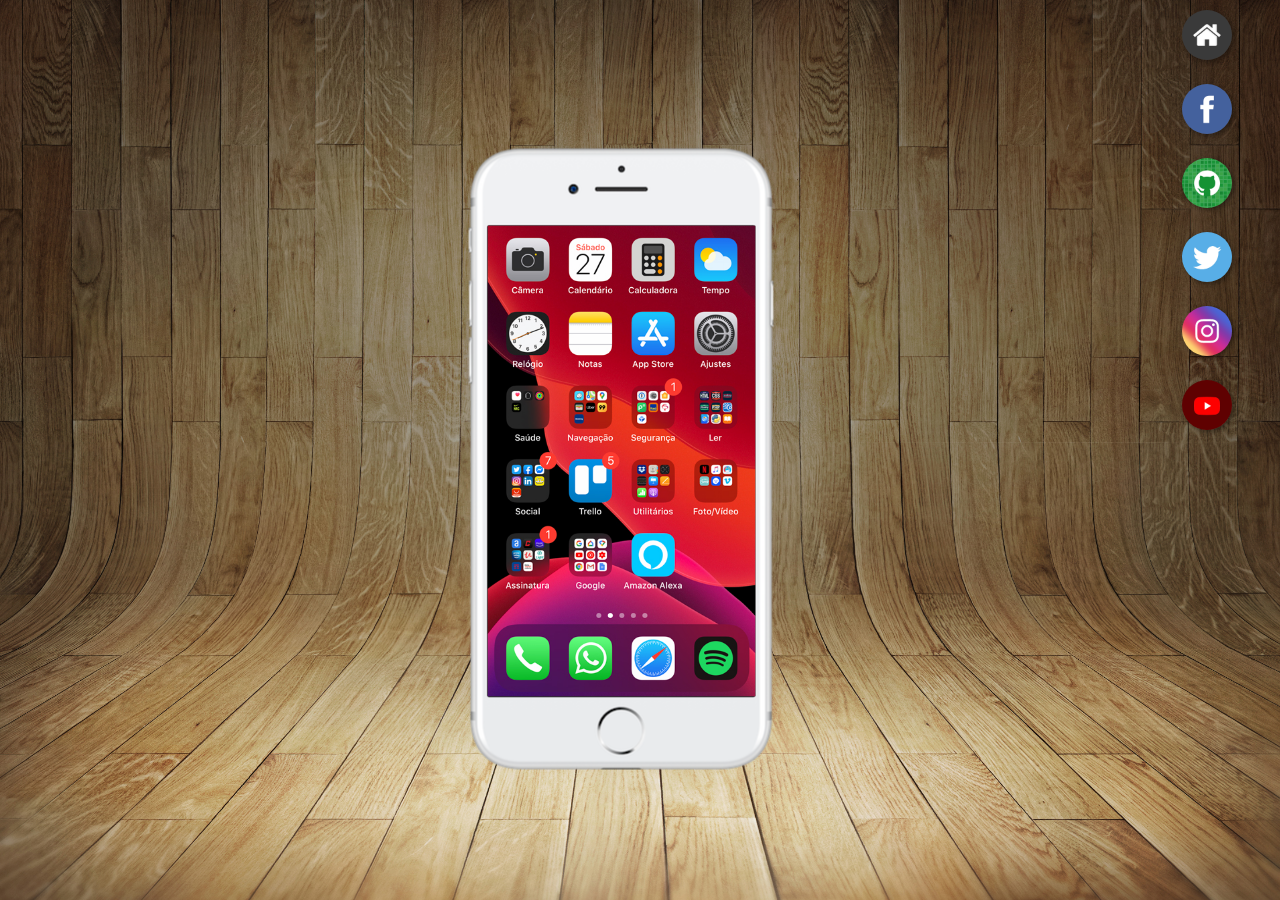
<file: index.html>
<!DOCTYPE html>
<html lang="pt-br">
<head>
    <meta charset="UTF-8">
    <meta http-equiv="X-UA-Compatible" content="IE=edge">
    <meta name="viewport" content="width=device-width, initial-scale=1.0">
    <title>Projetos Redes sociais</title>

    <link rel="stylesheet" href="estilo/style.css">

    <link rel="icon" href="imagens/favicon.ico" type="image/x-icon">
    

</head>
<body>

    <main>
        <section id="telefone">
            <iframe src="home.html" name="tela" id="tela" frameborder="0">
                Seu navegador não é compativel com isso
            </iframe>


        </section>

        <section id="redes">
            <a href="home.html" target="tela"><img src="imagens/logo-home.jpg" alt="Home"></a><br>
            <a href="Facebook.html" target="tela"><img src="imagens/logo-facebook.jpg" alt="Facebook"></a><br>
            <a href="github.html" target="tela"><img src="imagens/logo-github.jpg" alt="GitHub"></a><br>
            <a href="twitter.html" target="tela"><img src="imagens/logo-twitter.jpg" alt="Twitter"></a><br>
            <a href="Instagram.html" target="tela"><img src="imagens/logo-instagram.jpg" alt="Instagram"></a><br>
            <a href="youtube.html" target="tela"><img src="imagens/logo-youtube.jpg" alt="Youtube"></a>


        </section>
    </main>

</body>
</html>
</file>
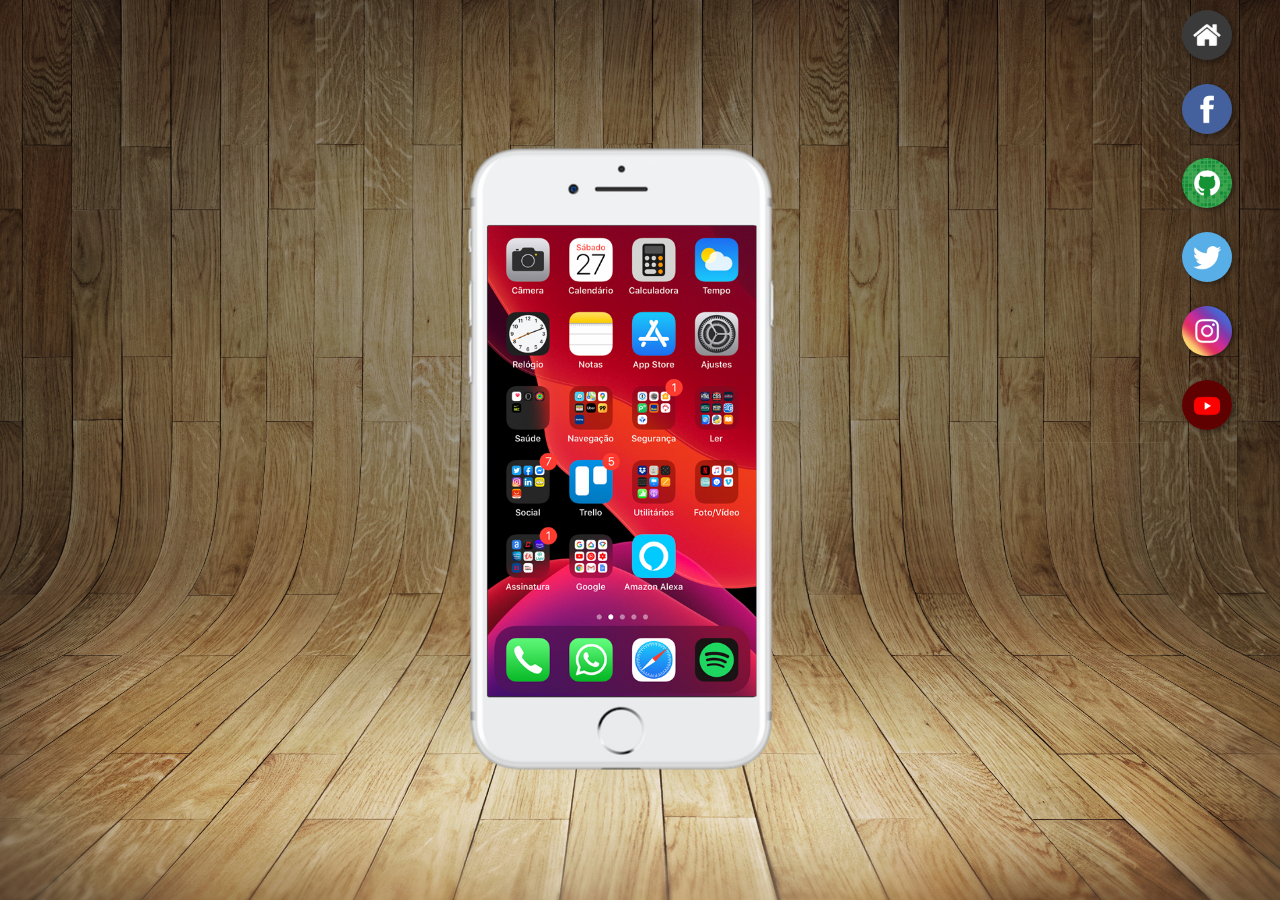
<file: pacote-d013/index.html>
<!DOCTYPE html>
<html lang="pt-br">
<head>
    <meta charset="UTF-8">
    <meta http-equiv="X-UA-Compatible" content="IE=edge">
    <meta name="viewport" content="width=device-width, initial-scale=1.0">
    <title>Projetos Redes sociais</title>
    <link rel="shortcut icon" href="favicon.ico" type="image/x-icon">
    <link rel="stylesheet" href="estilos/style.css">

</head>
<body>
    <main>
        <section id="telefone">
            <iframe src="home.html" name="tela" id="tela" frameborder="0">
                Seu navegador não é compativel com isso
            </iframe>


        </section>
        <section id="redes">
            <a href="#" target="tela"><img src="imagens/logo-home.jpg" alt="Home"></a><br>
            <a href="#" target="tela"><img src="imagens/logo-facebook.jpg" alt="Facebook"></a><br>
            <a href="#" target="tela"><img src="imagens/logo-github.jpg" alt="GitHub"></a><br>
            <a href="#" target="tela"><img src="imagens/logo-twitter.jpg" alt="Twitter"></a><br>
            <a href="#" target="tela"><img src="imagens/logo-instagram.jpg" alt="Instagram"></a><br>
            <a href="#" target="tela"><img src="imagens/logo-youtube.jpg" alt="Youtube"></a>


        </section>
    </main>
</body>
</html>
</file>
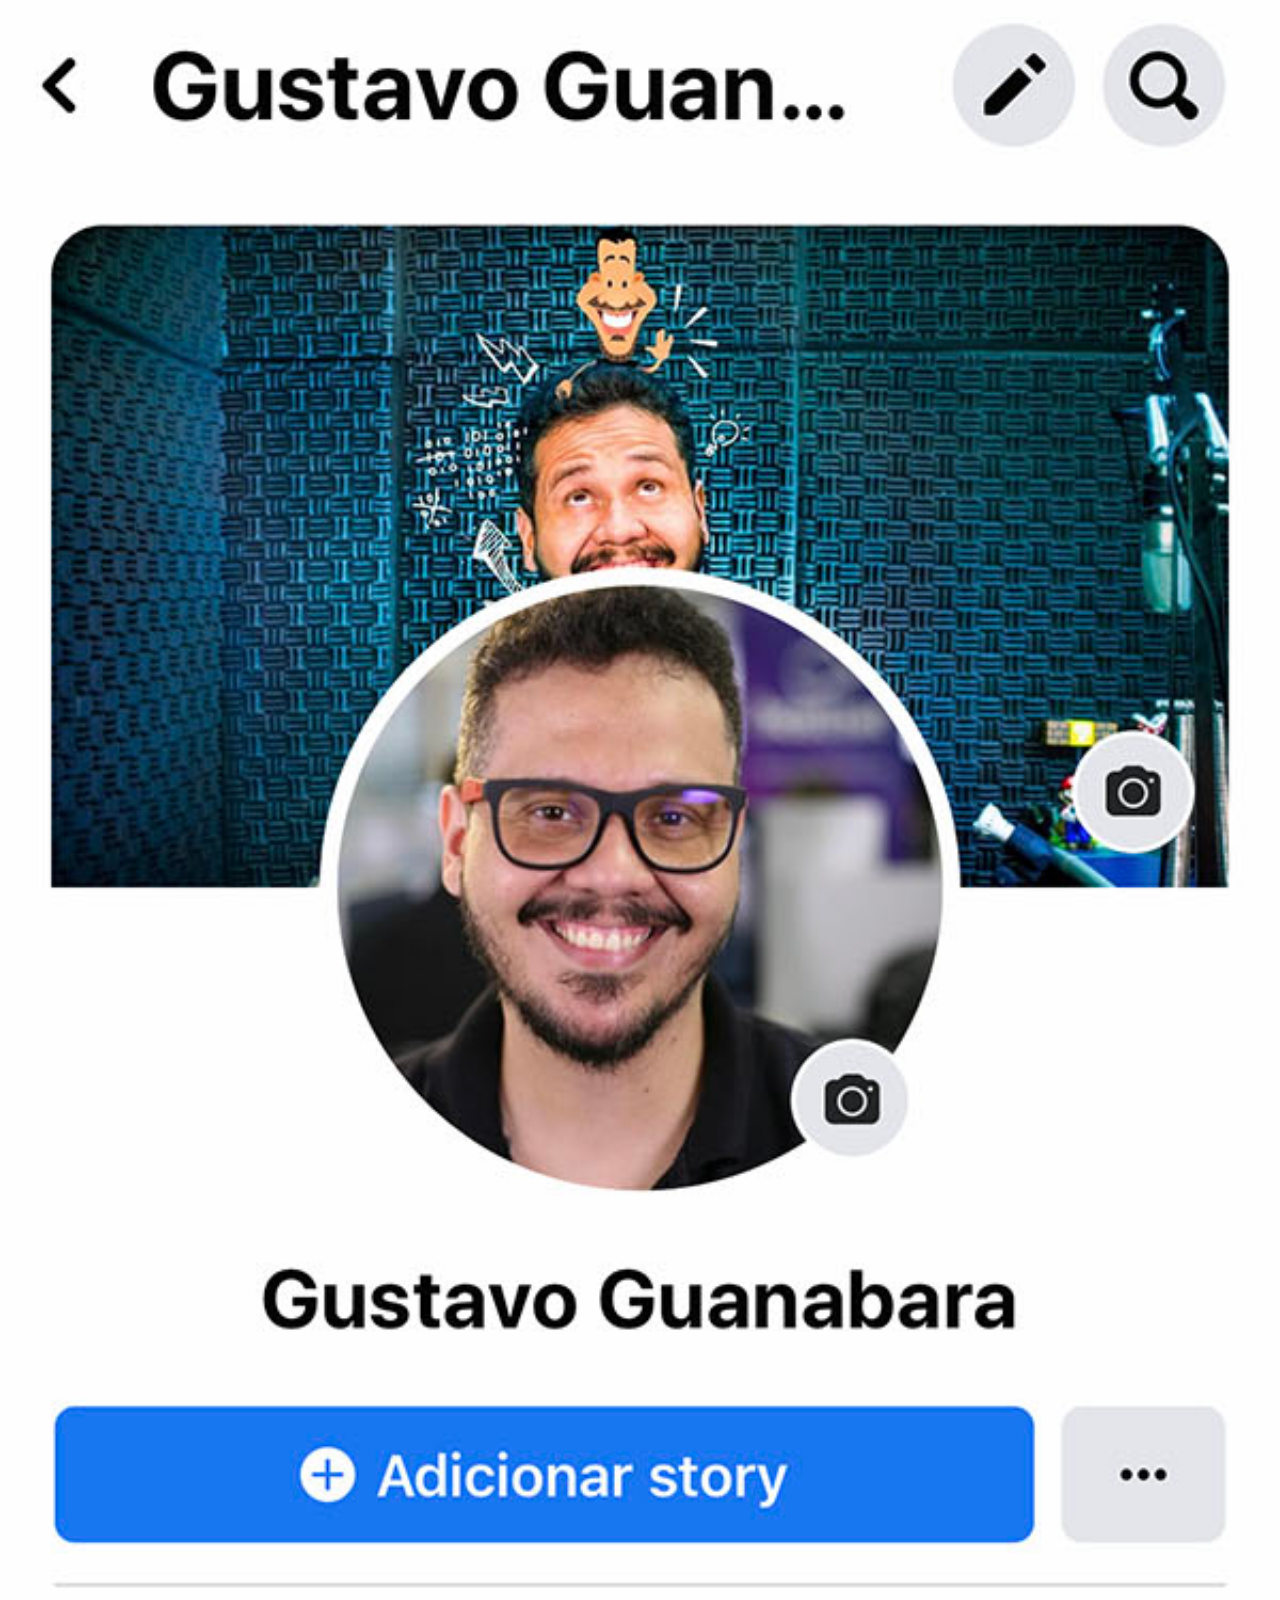
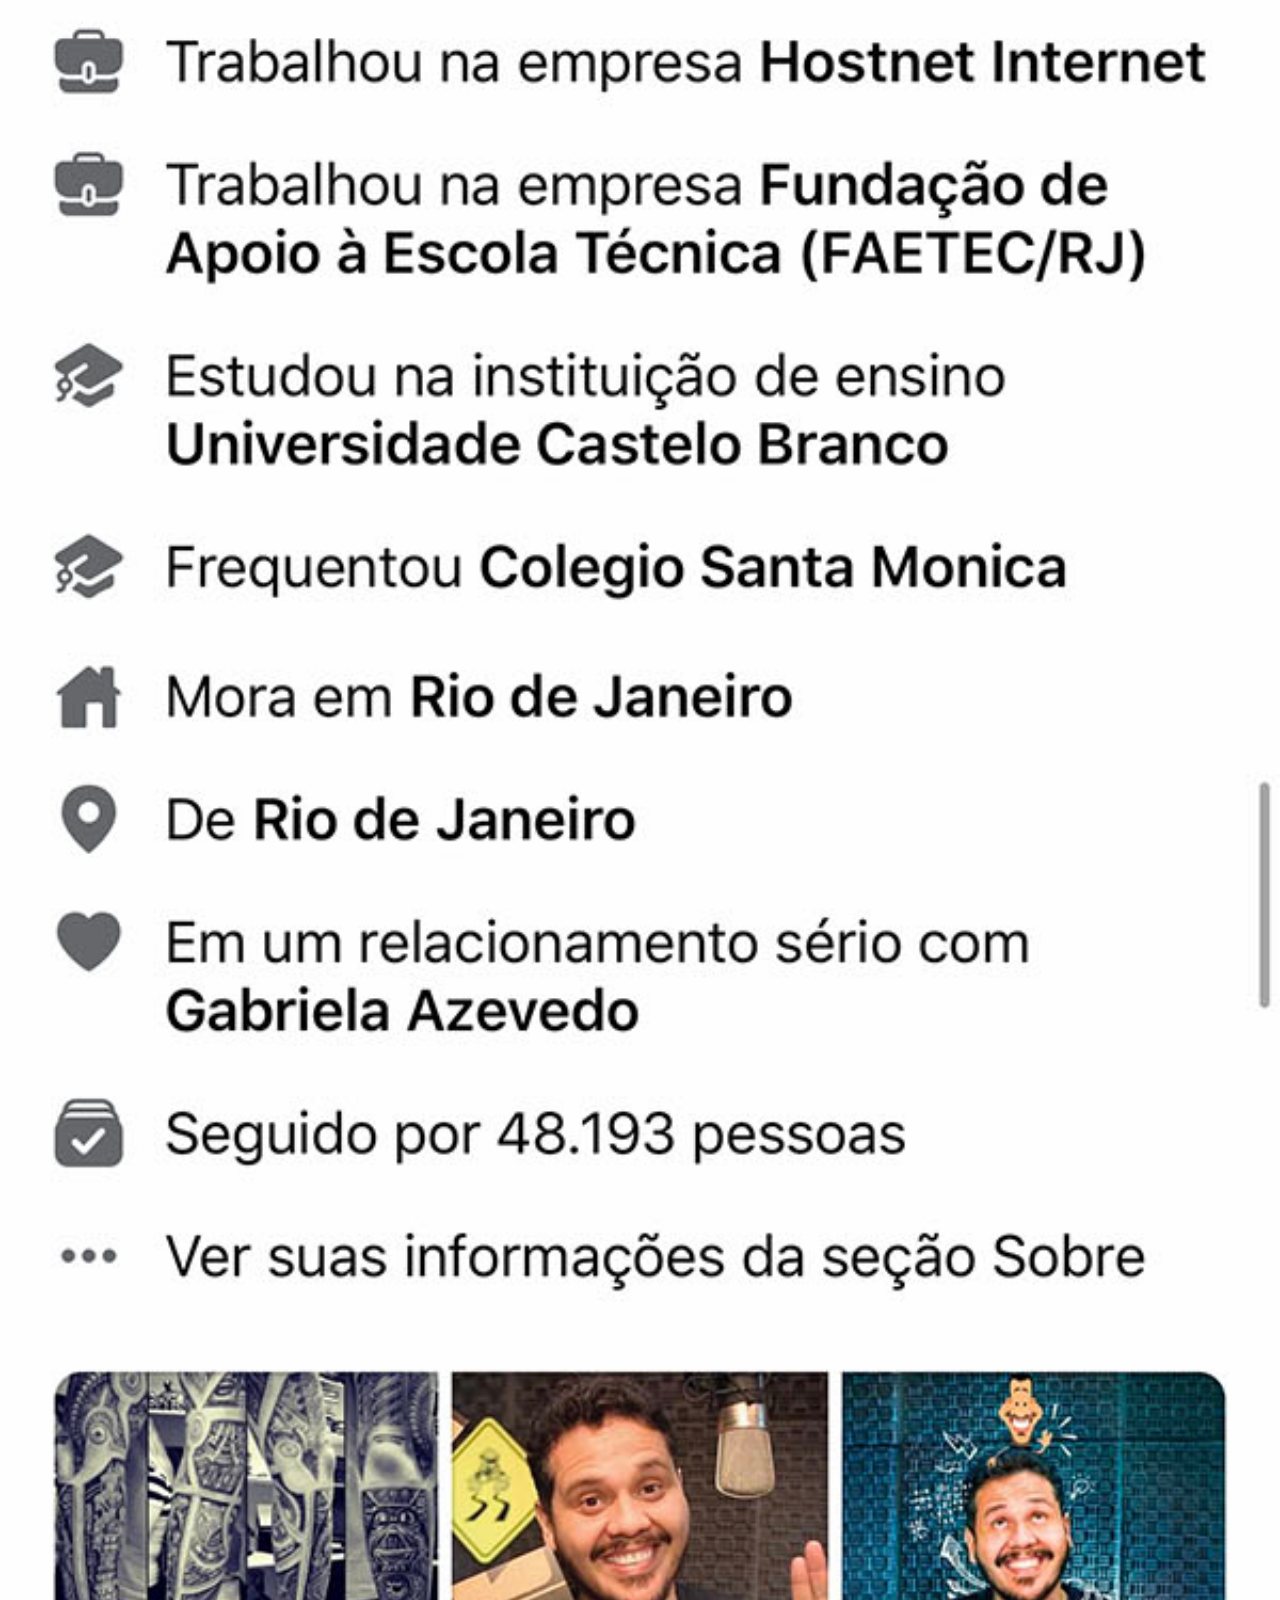
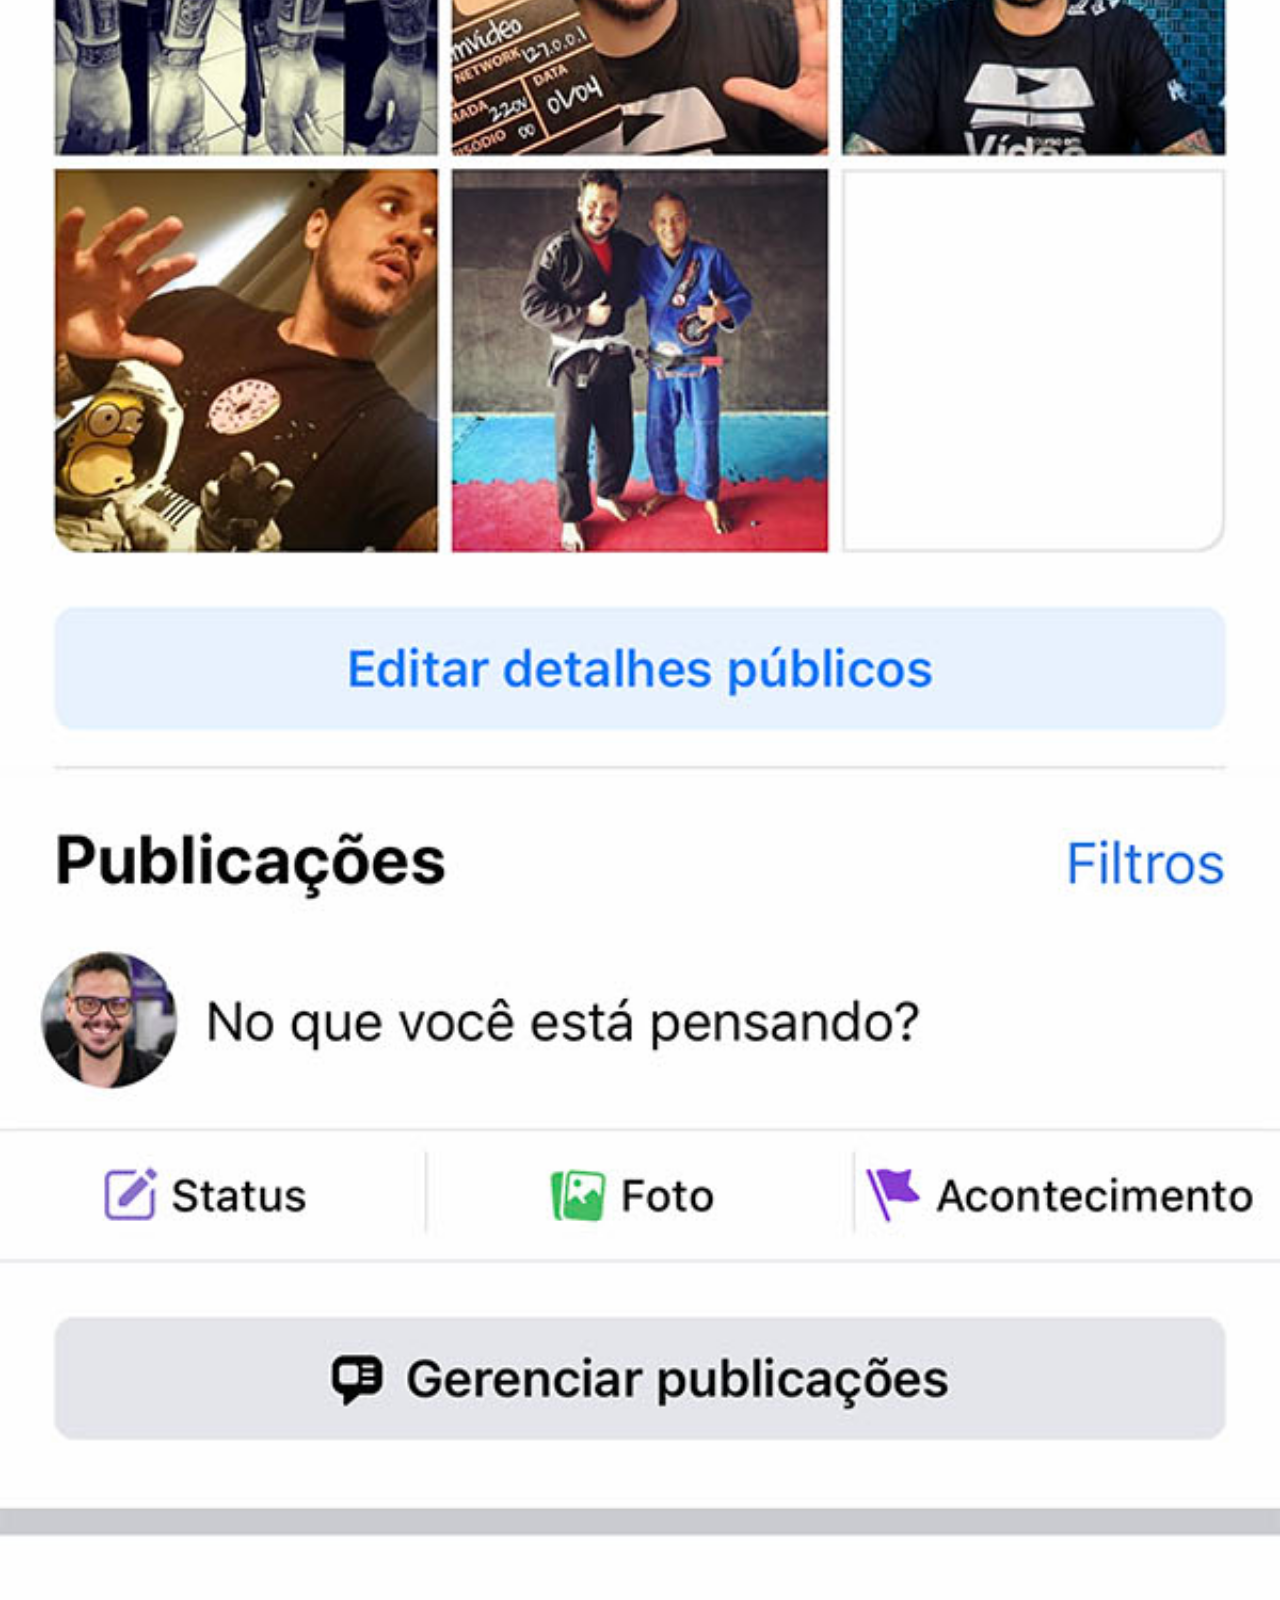
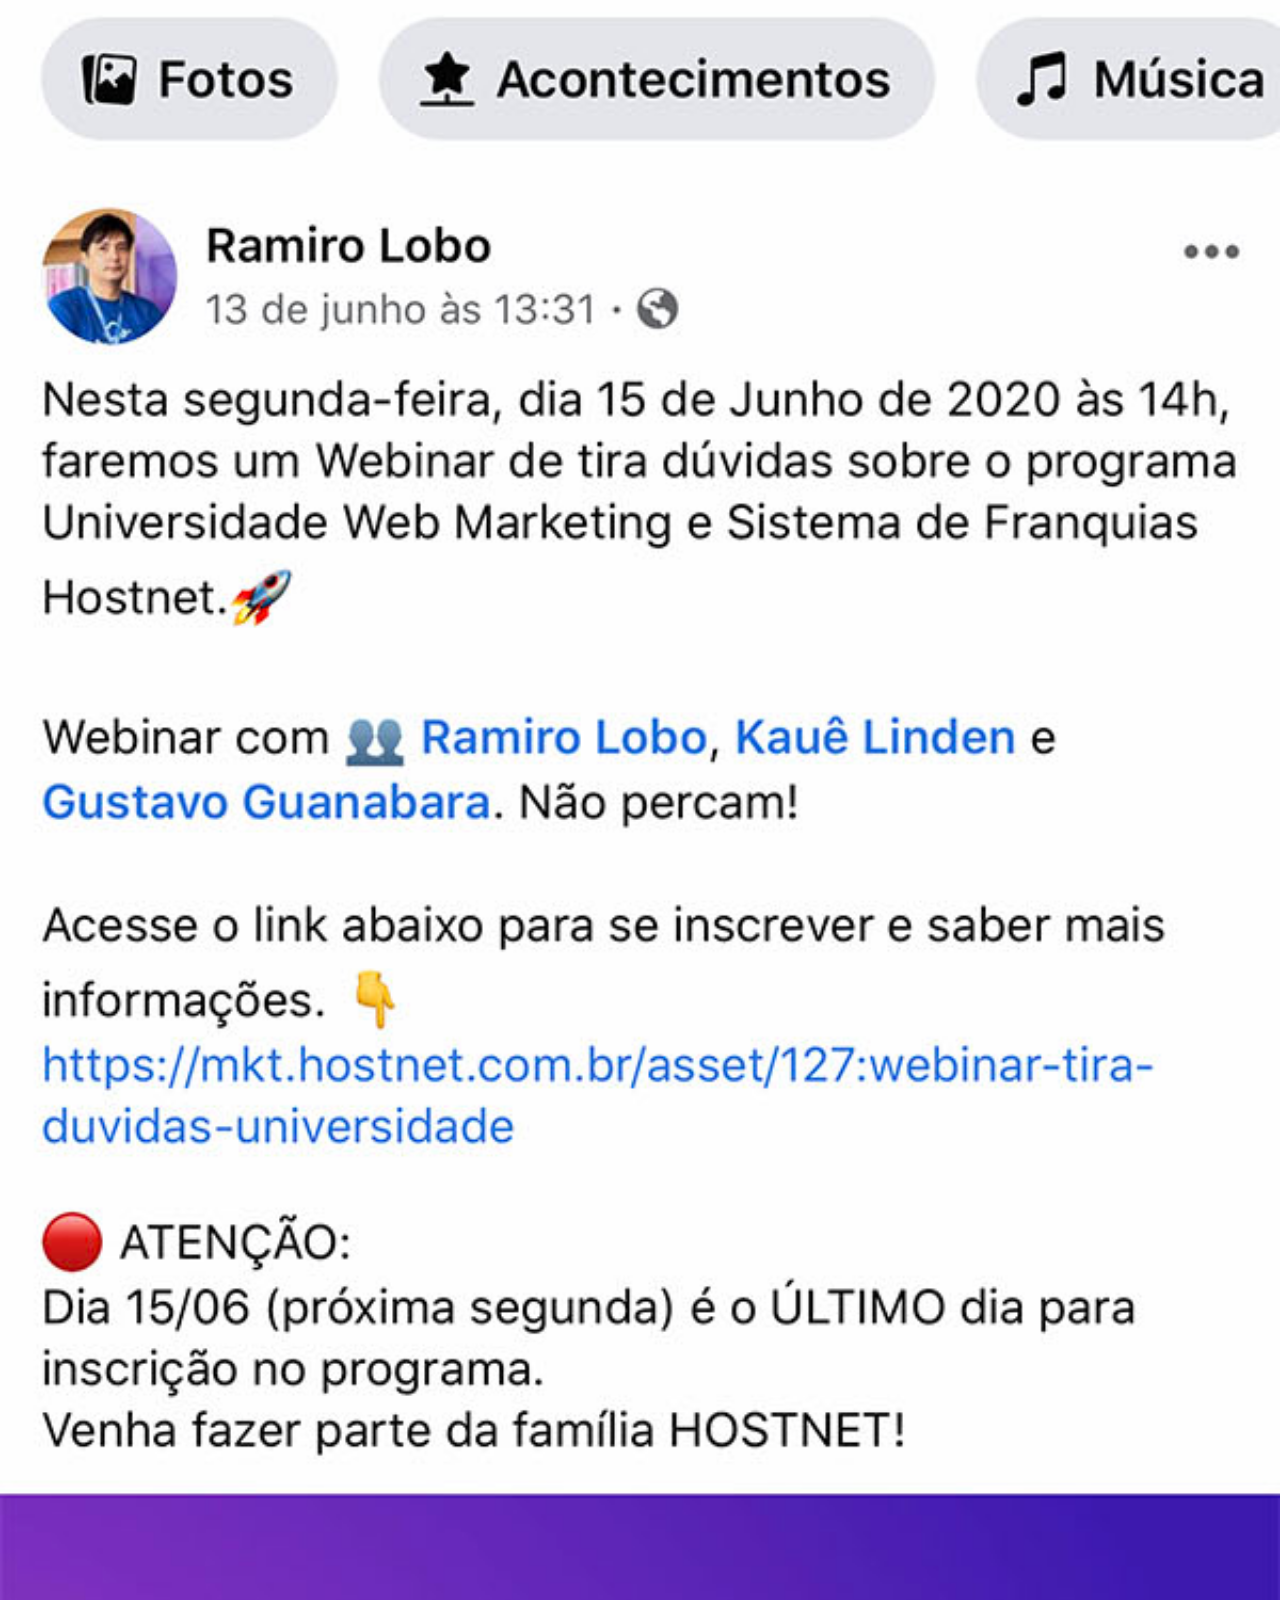
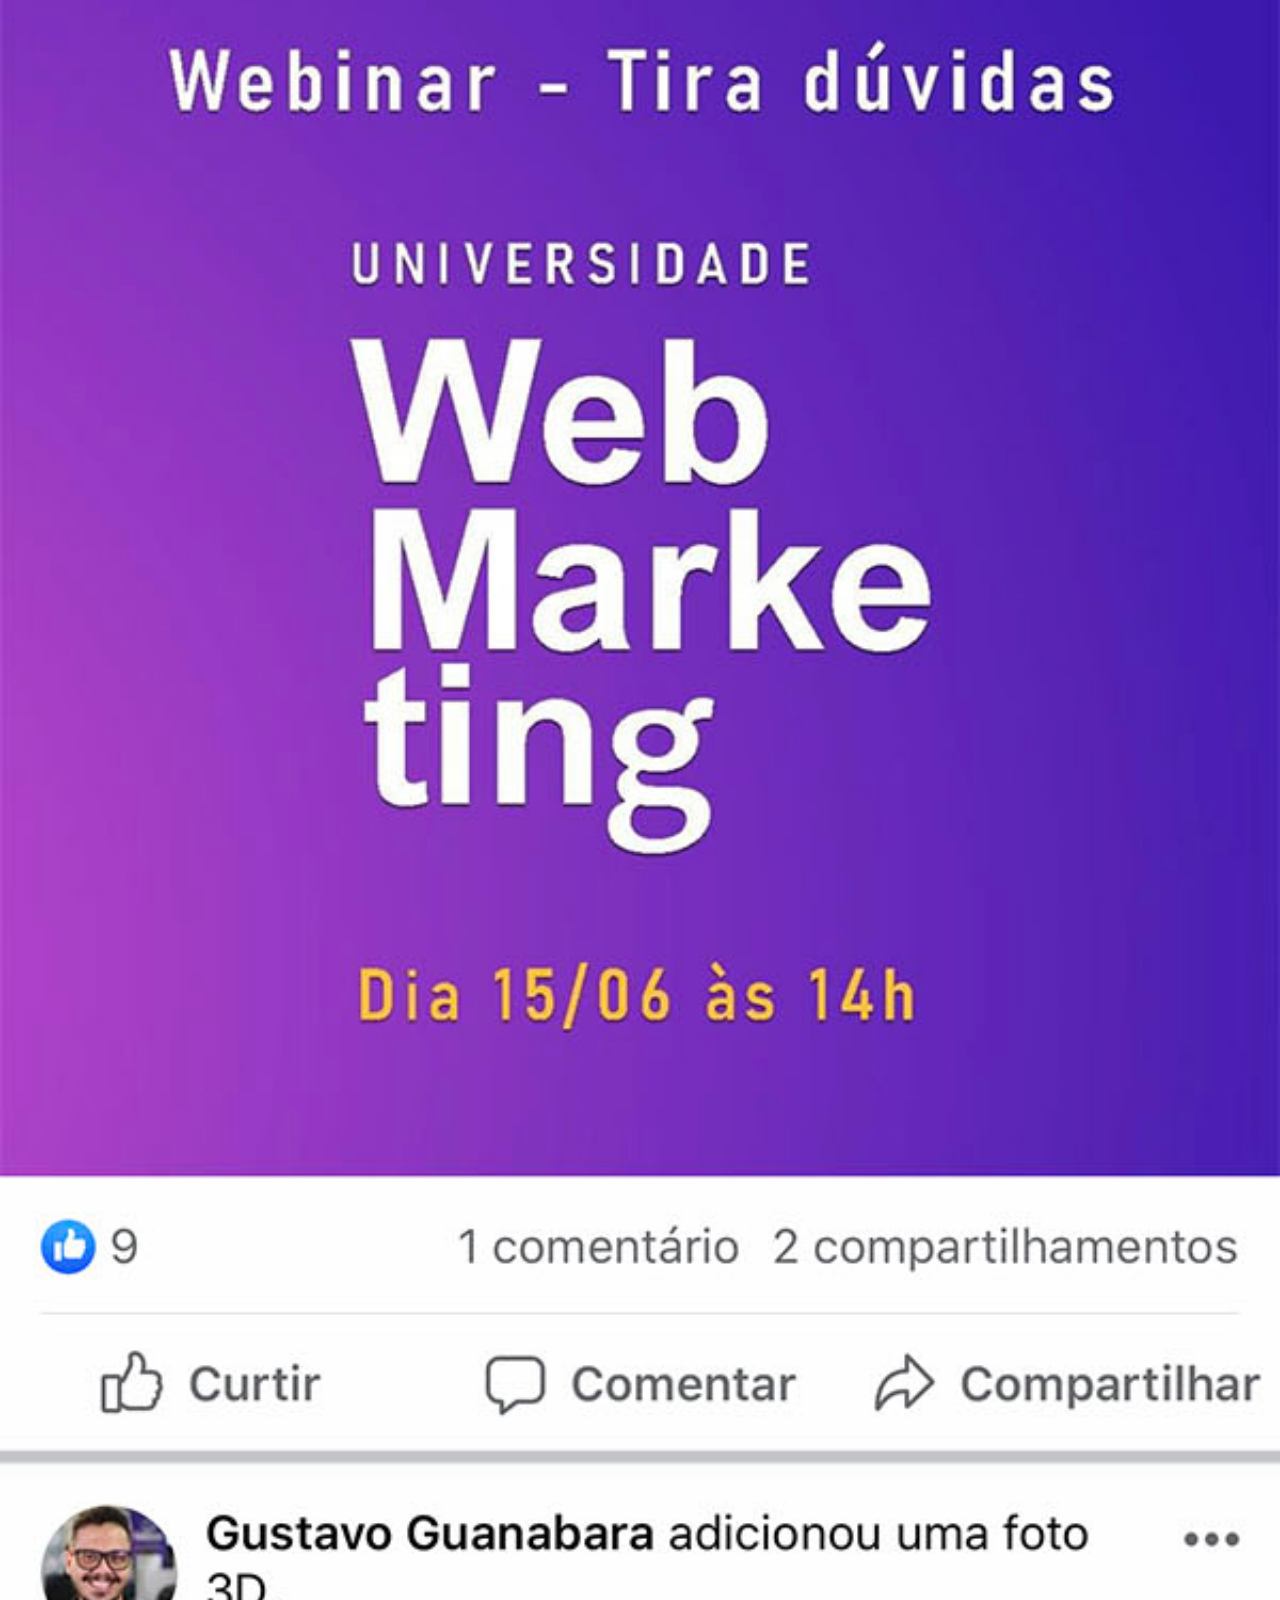
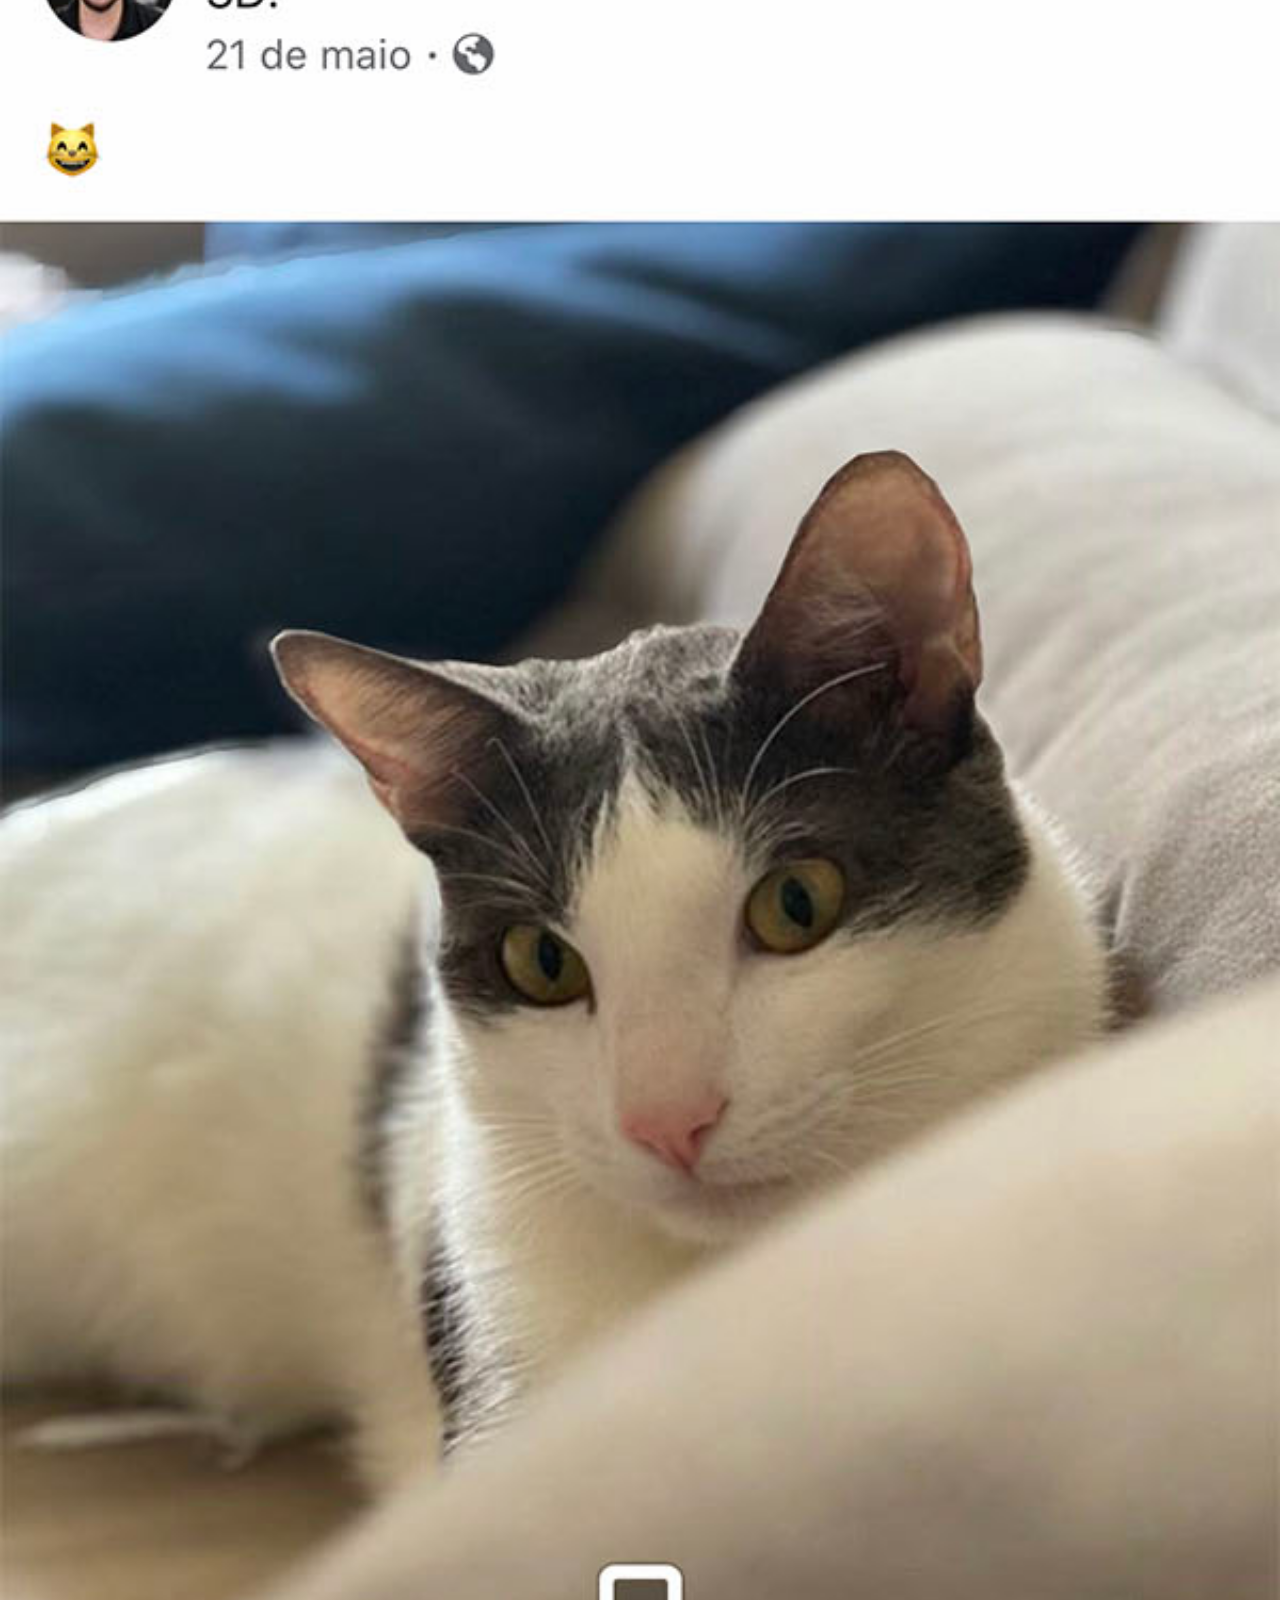
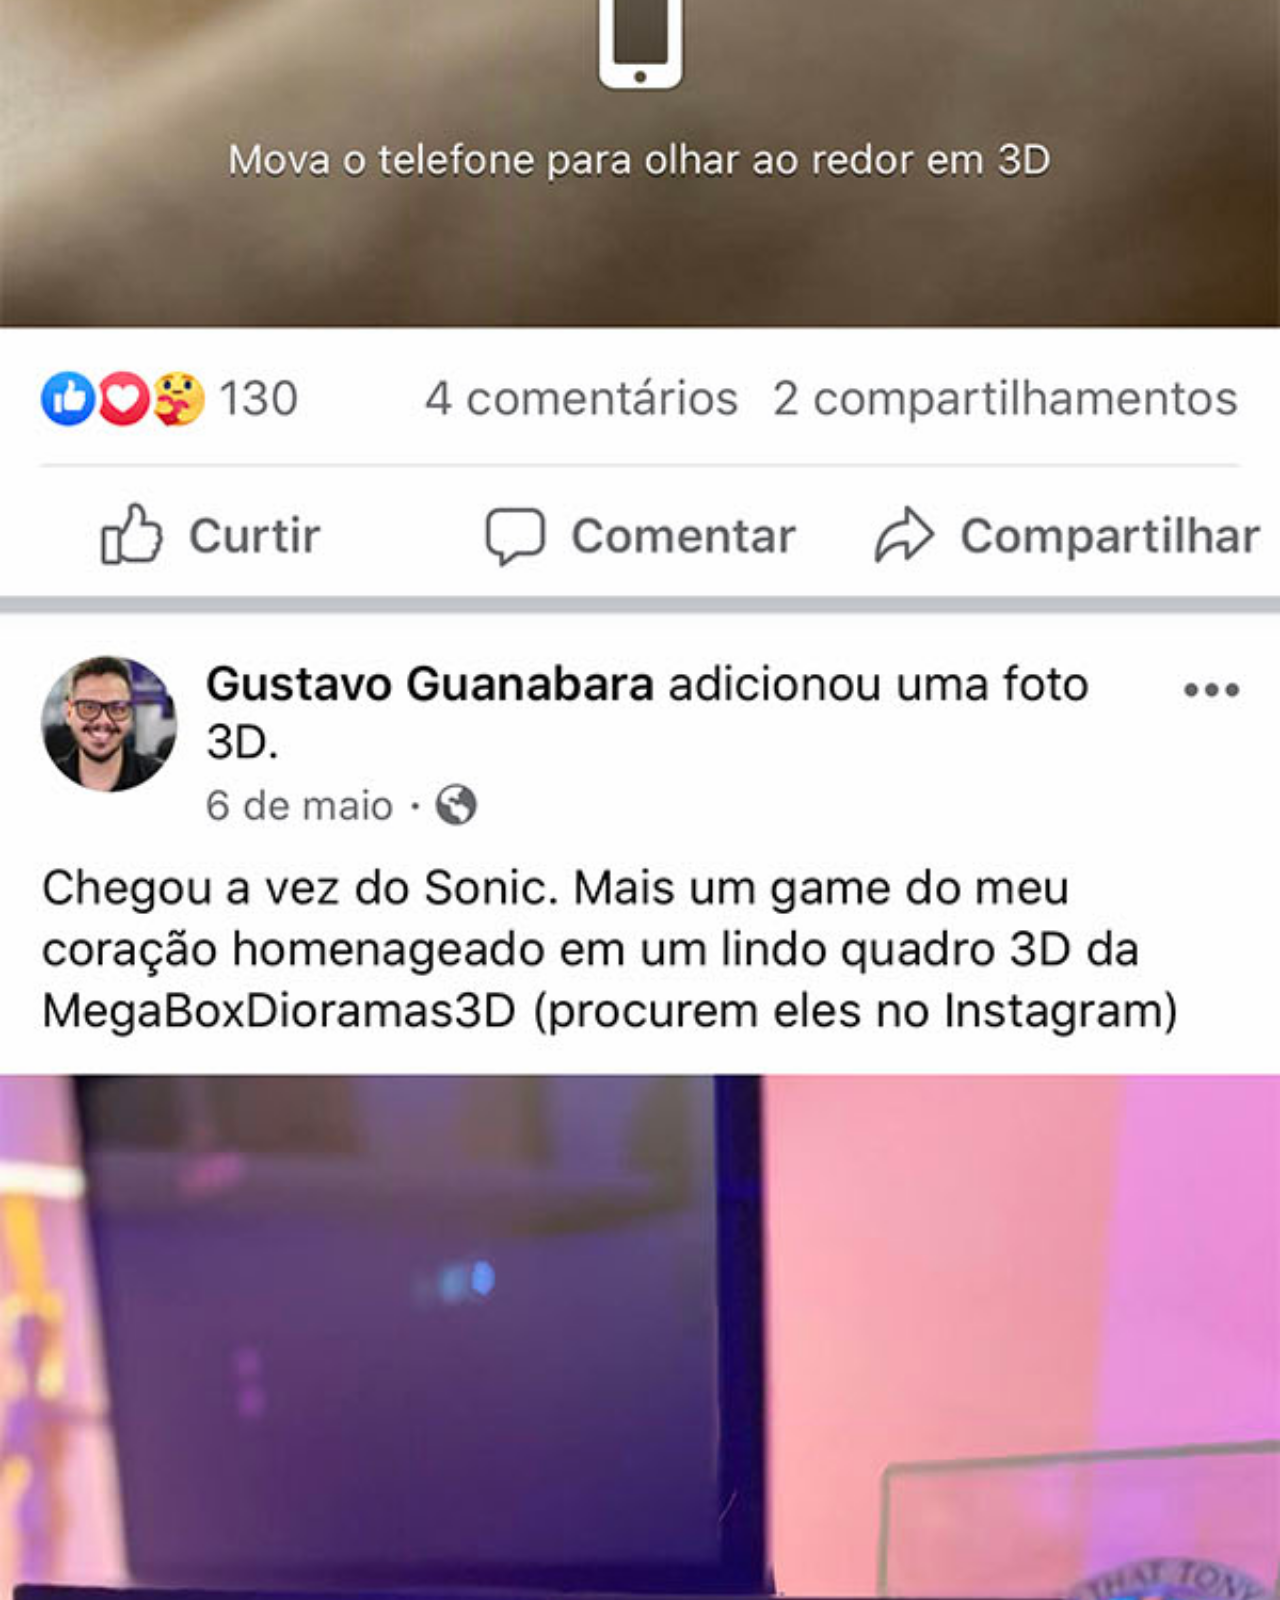
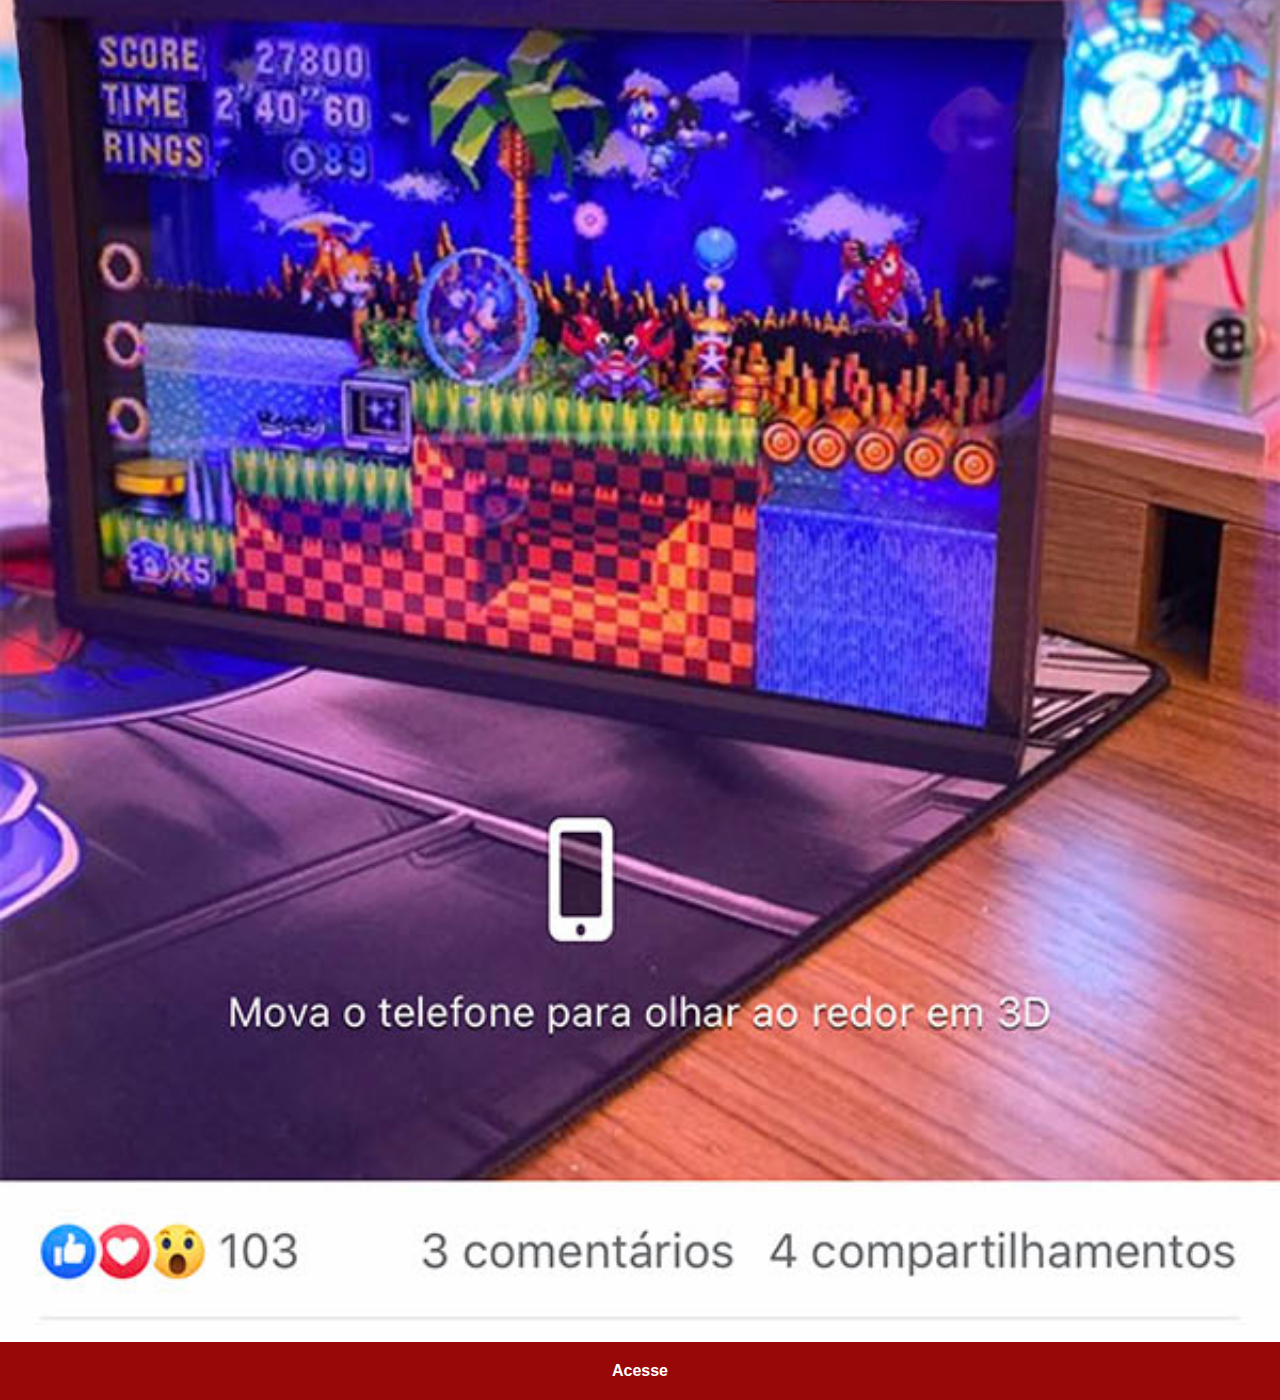
<file: Facebook.html>
<!DOCTYPE html>
<html lang="pt-br">
<head>
    <meta charset="UTF-8">
    <meta http-equiv="X-UA-Compatible" content="IE=edge">
    <meta name="viewport" content="width=device-width, initial-scale=1.0">
    <title>Facebook</title>
    <link rel="stylesheet" href="social.css">
</head>
<body>
    <img src="imagens/tela-facebook.jpg" alt="Facebook">
    <a href="https://www.facebook.com/gustavoguanabara" target="_blank">Acesse</a>
    
</body>
</html>
</file>
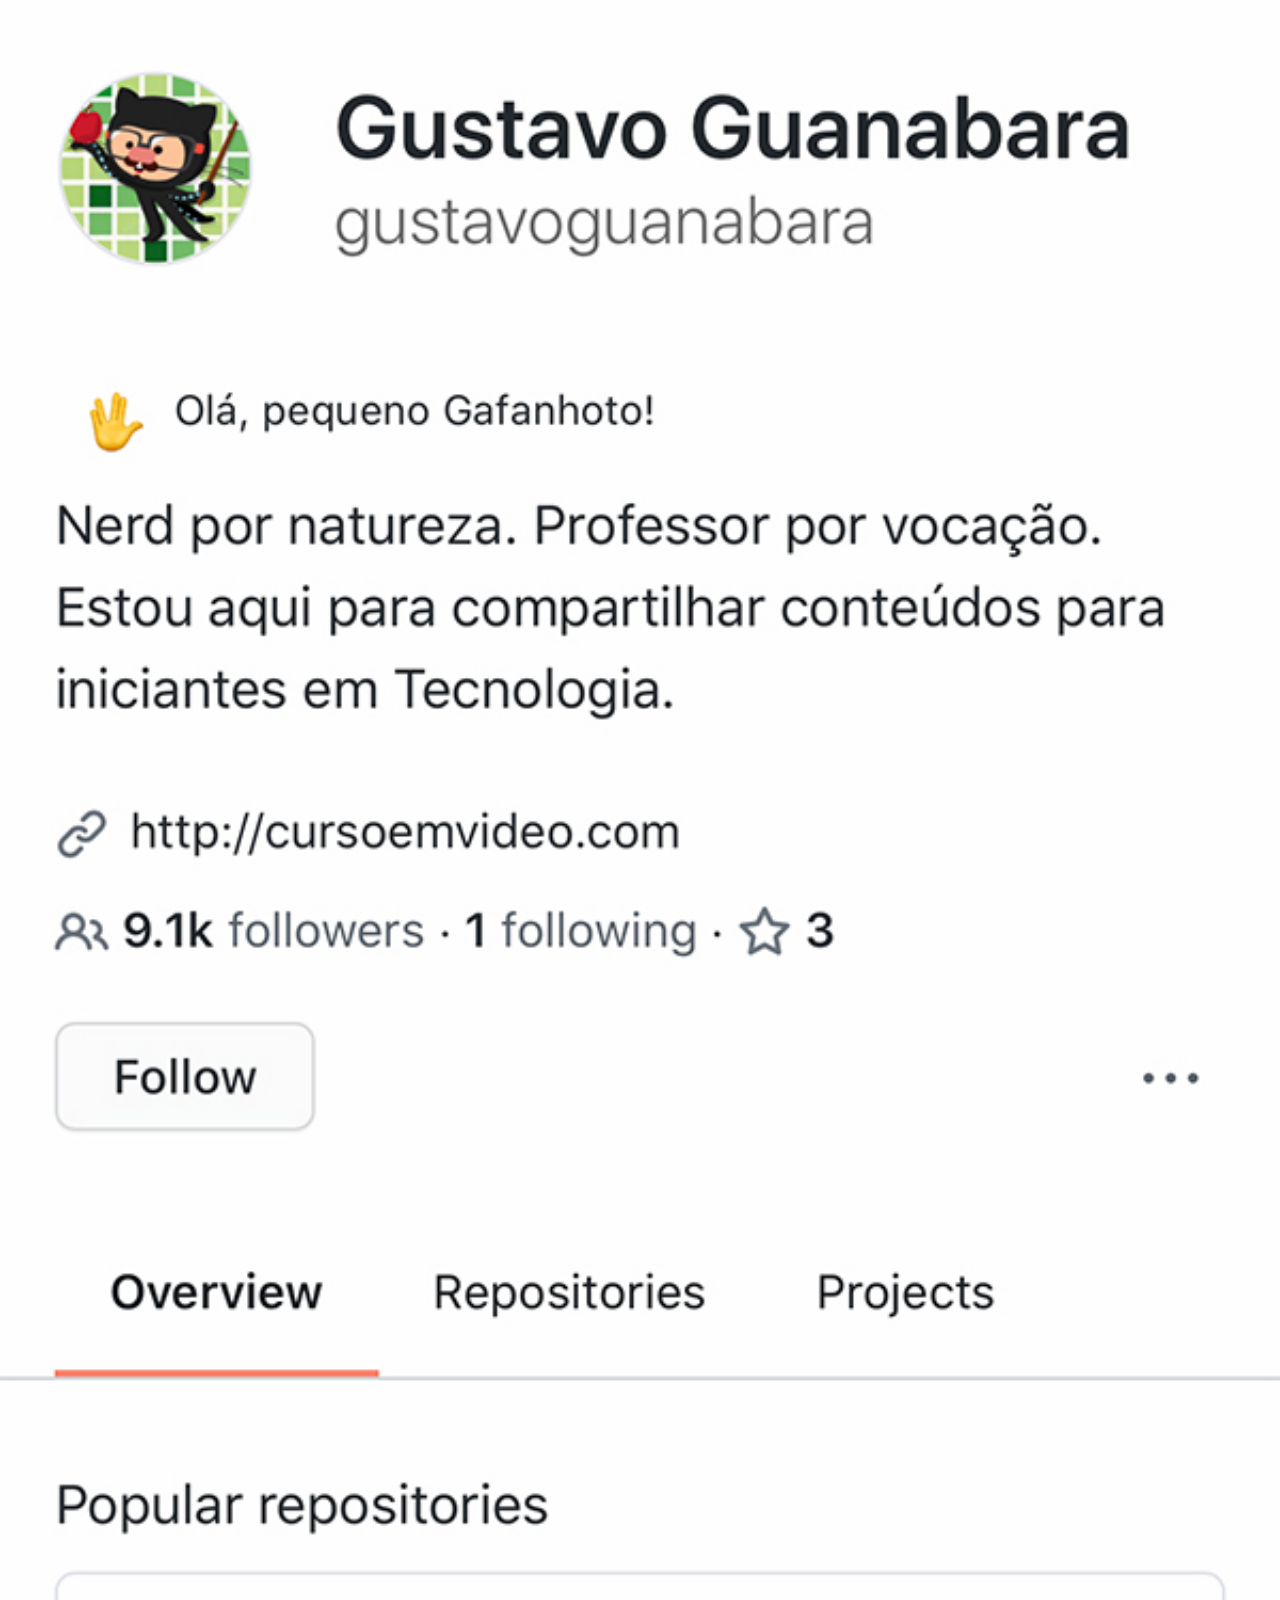
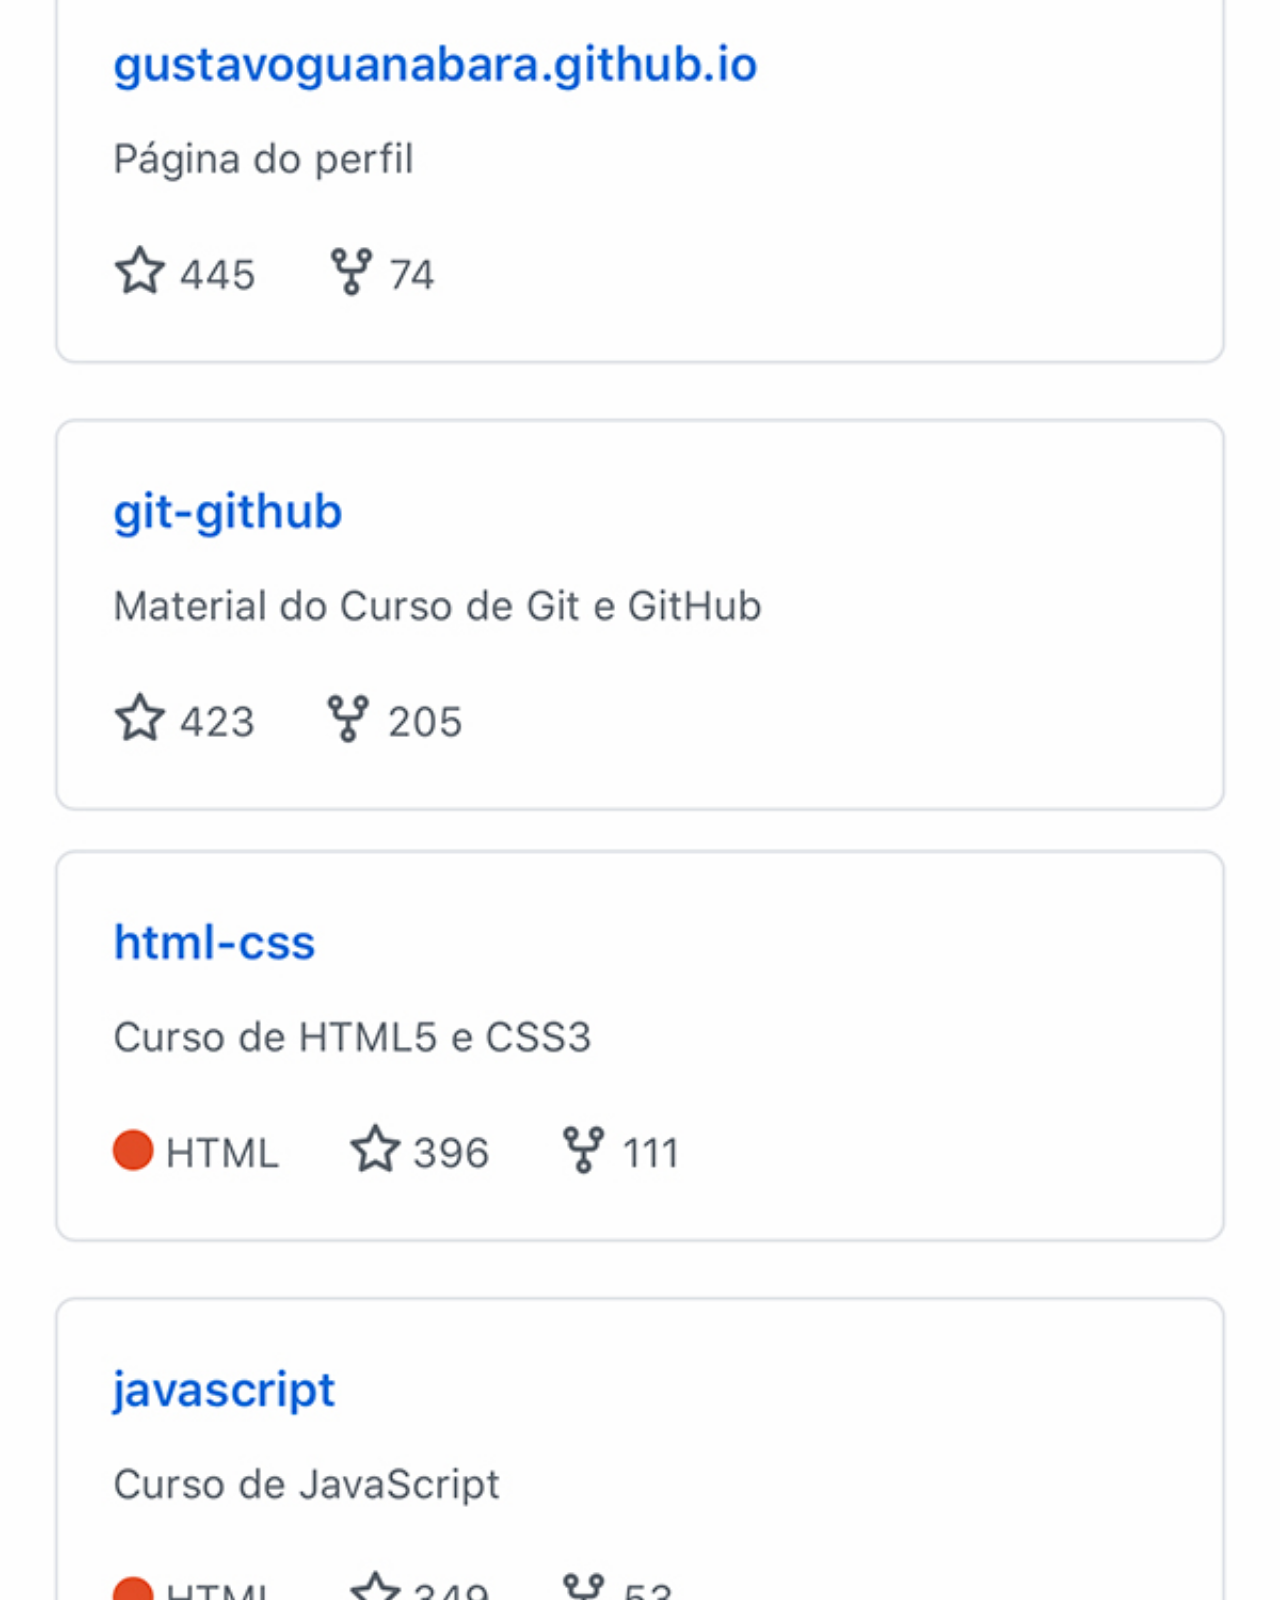
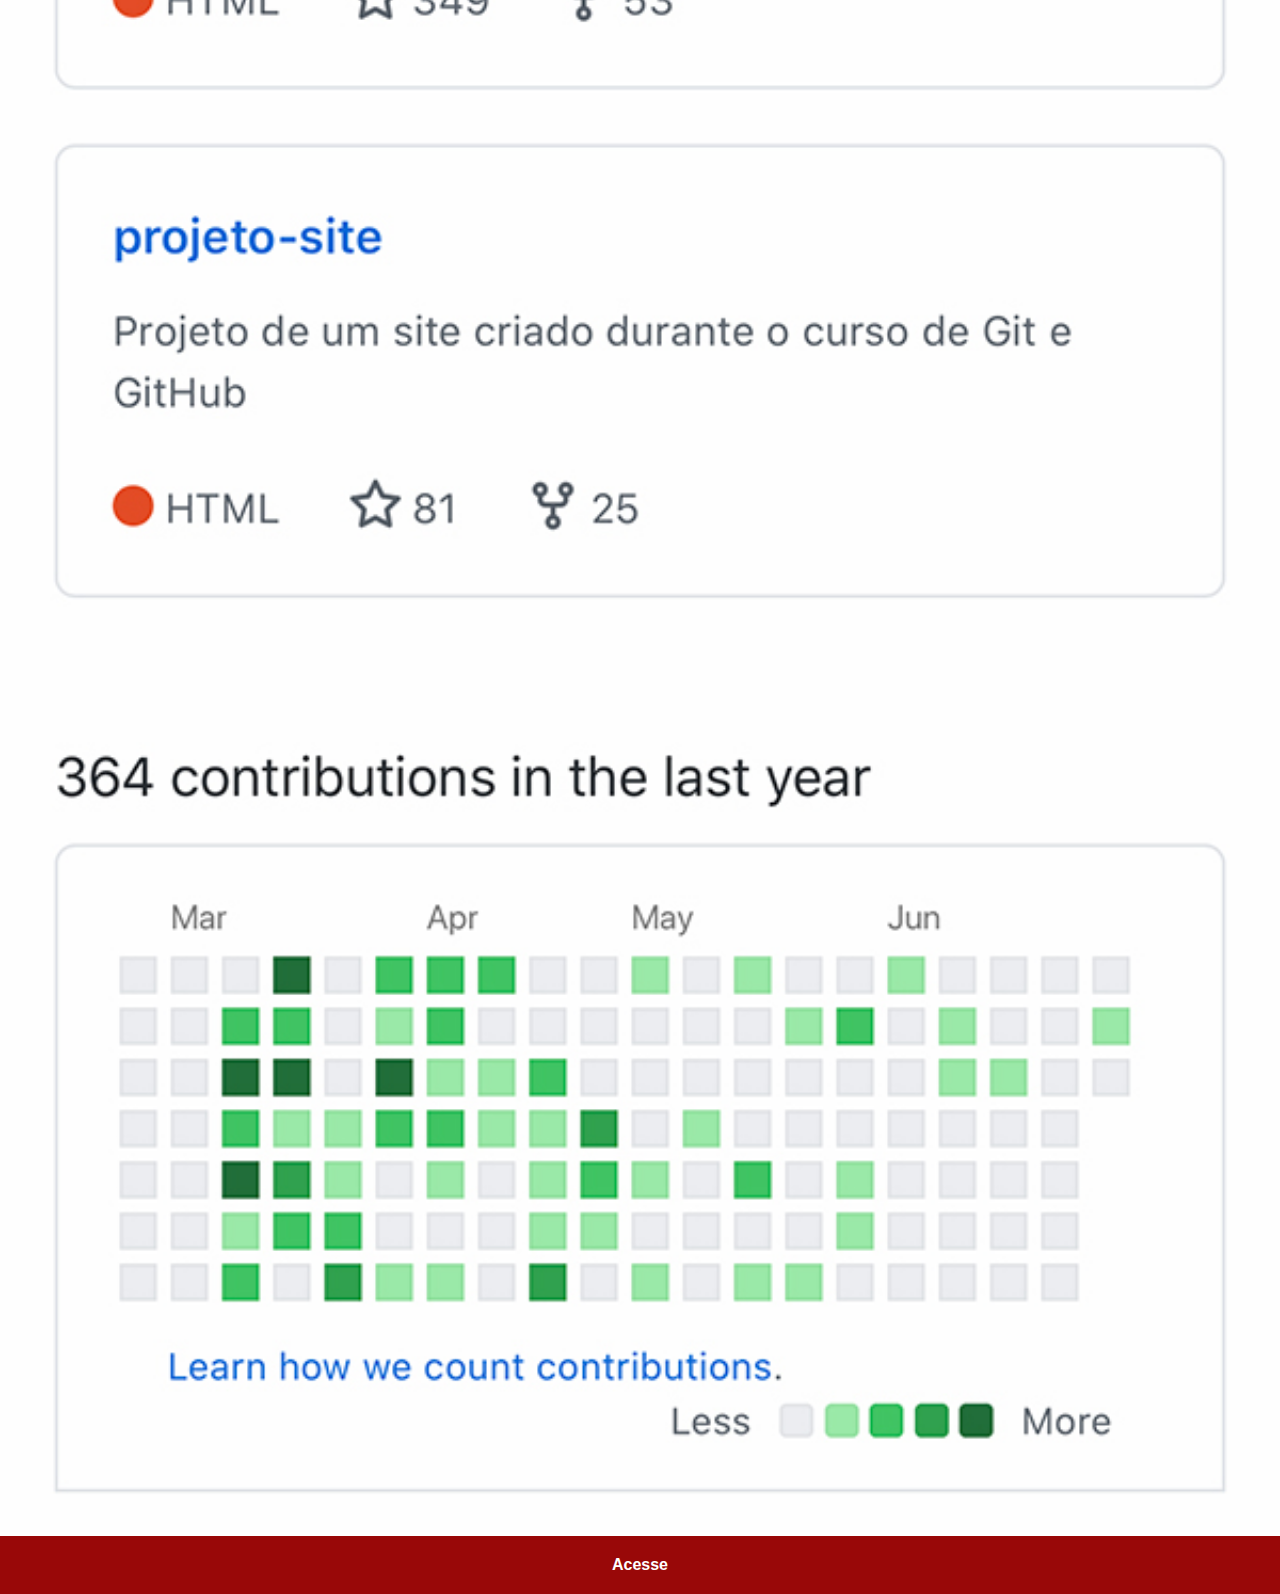
<file: github.html>
<!DOCTYPE html>
<html lang="pt-br">
<head>
    <meta charset="UTF-8">
    <meta http-equiv="X-UA-Compatible" content="IE=edge">
    <meta name="viewport" content="width=device-width, initial-scale=1.0">
    <title>GitHub</title>
    <link rel="stylesheet" href="social.css">
</head>
<body>
    <img src="imagens/tela-github.jpg" alt="GitHub">
    <a href="https://github.com/joseaugusto137" target="_blank">Acesse</a>
</body>
</html>
</file>
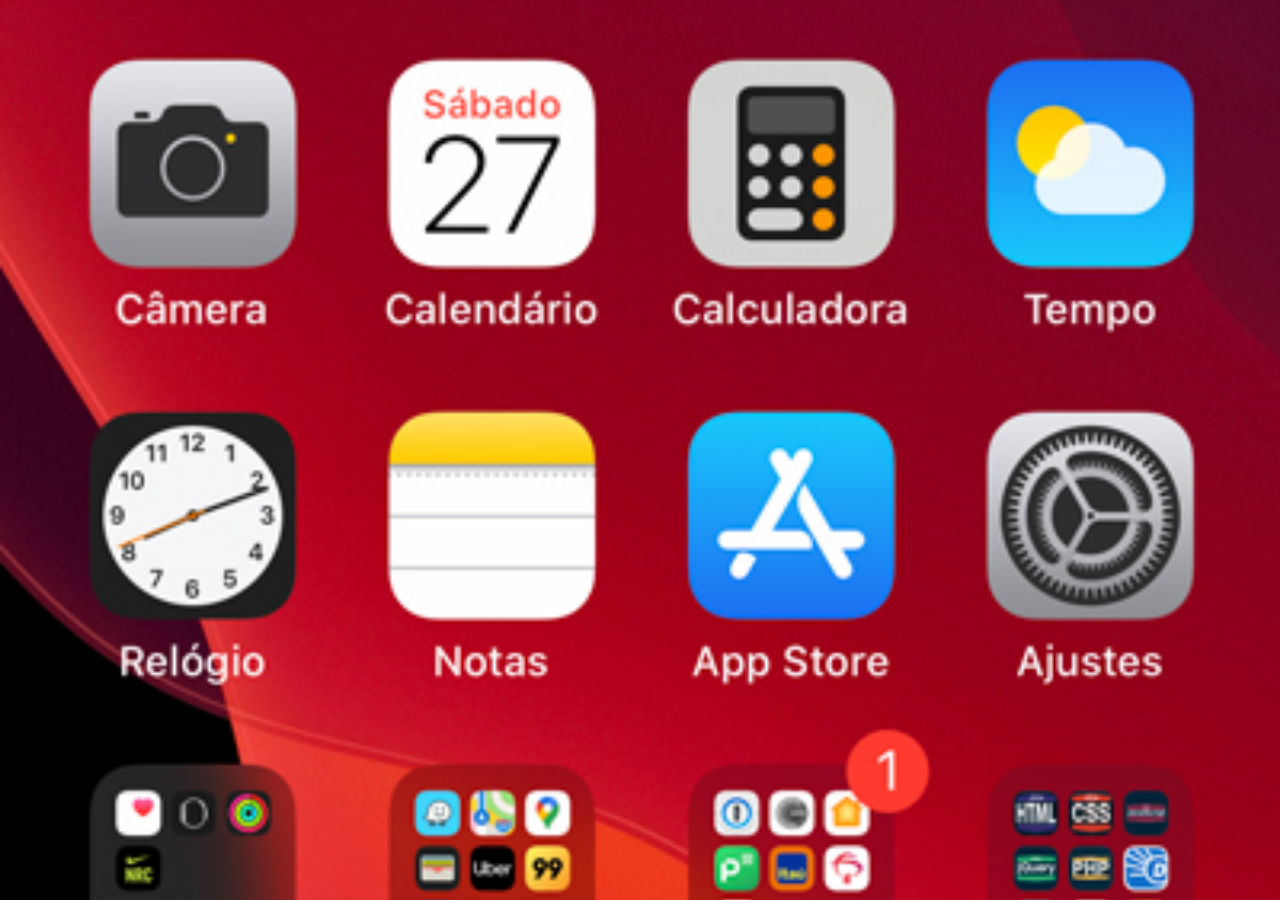
<file: home.html>
<!DOCTYPE html>
<html lang="pt-br">
<head>
    <meta charset="UTF-8">
    <meta http-equiv="X-UA-Compatible" content="IE=edge">
    <meta name="viewport" content="width=device-width, initial-scale=1.0">
    <title>Home</title>
    <style>
        *{
            margin: 0;
            padding: 0;
        }

        body{
            width: 100vw;
            height: 100vh;
            background: black url("imagens/tela-home.jpg") no-repeat top center;
            background-size: cover;
        }
    </style>
</head>
<body>
    
</body>
</html>
</file>
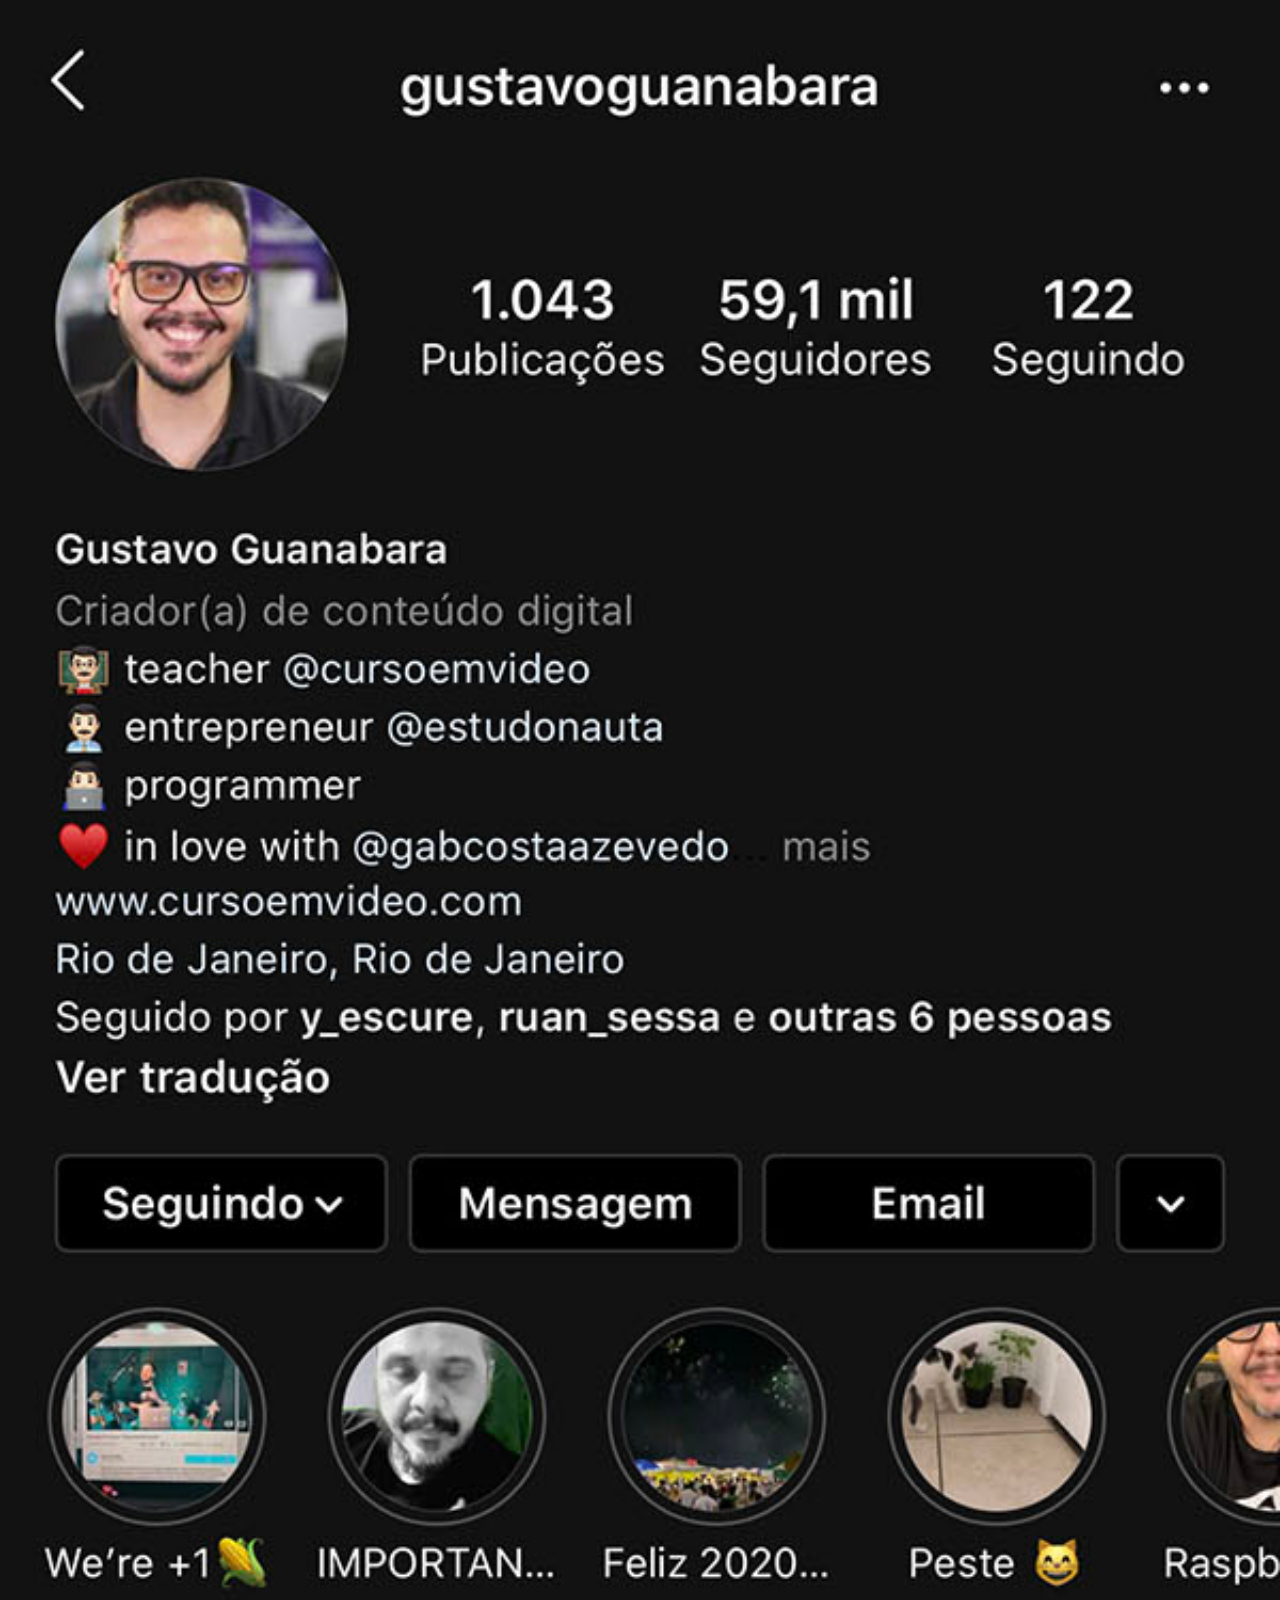
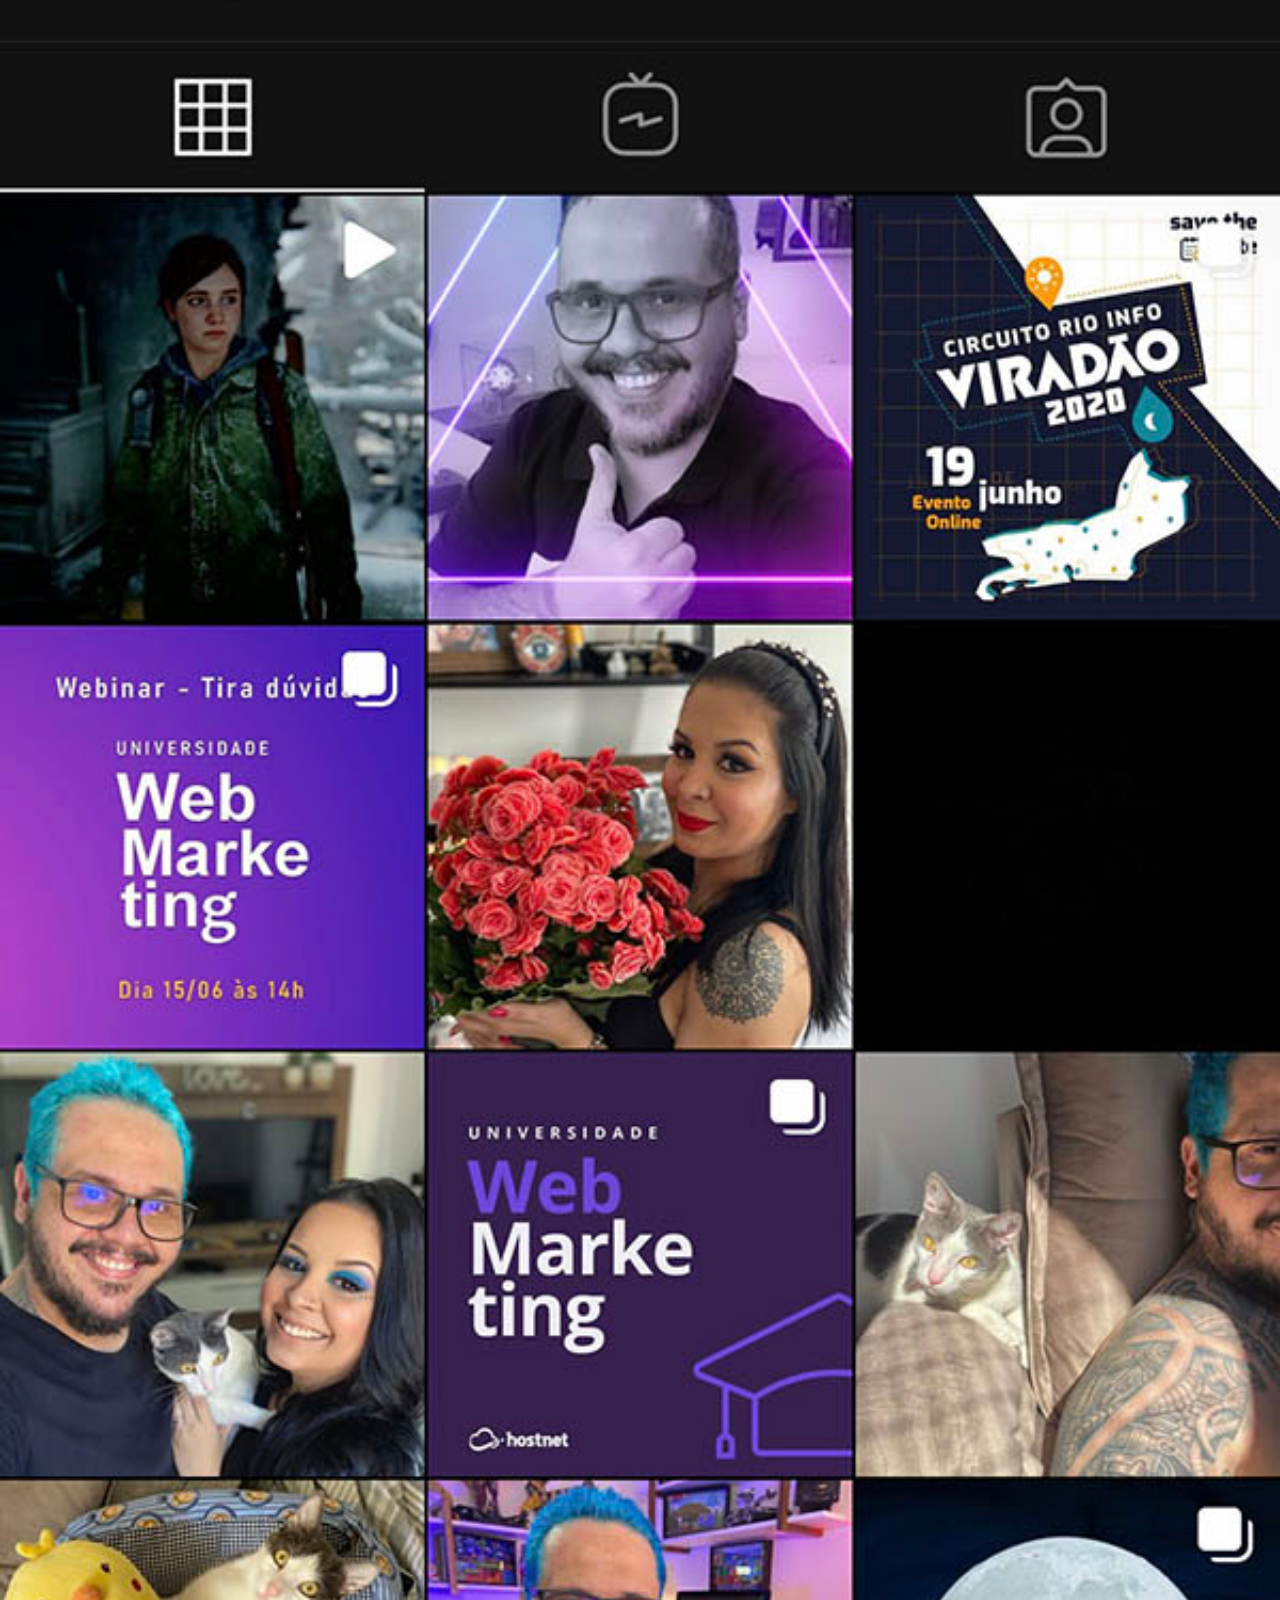
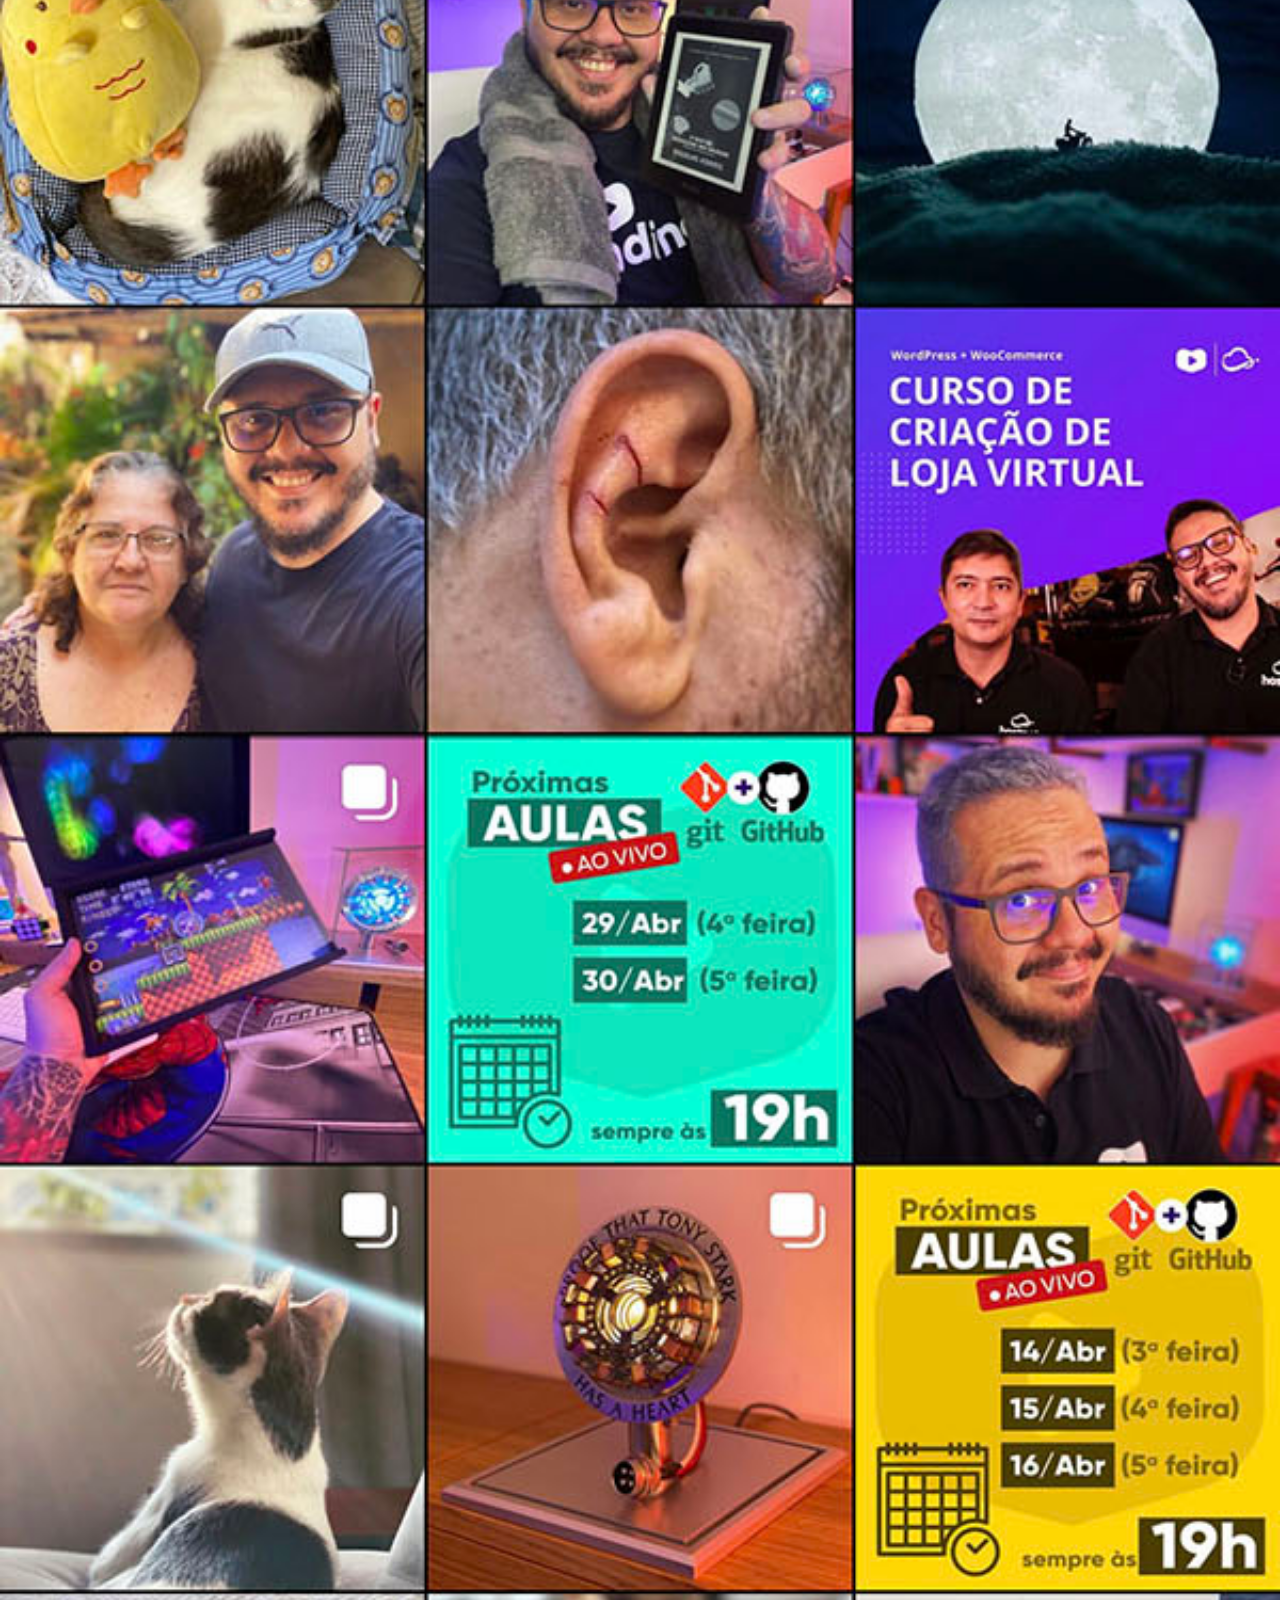
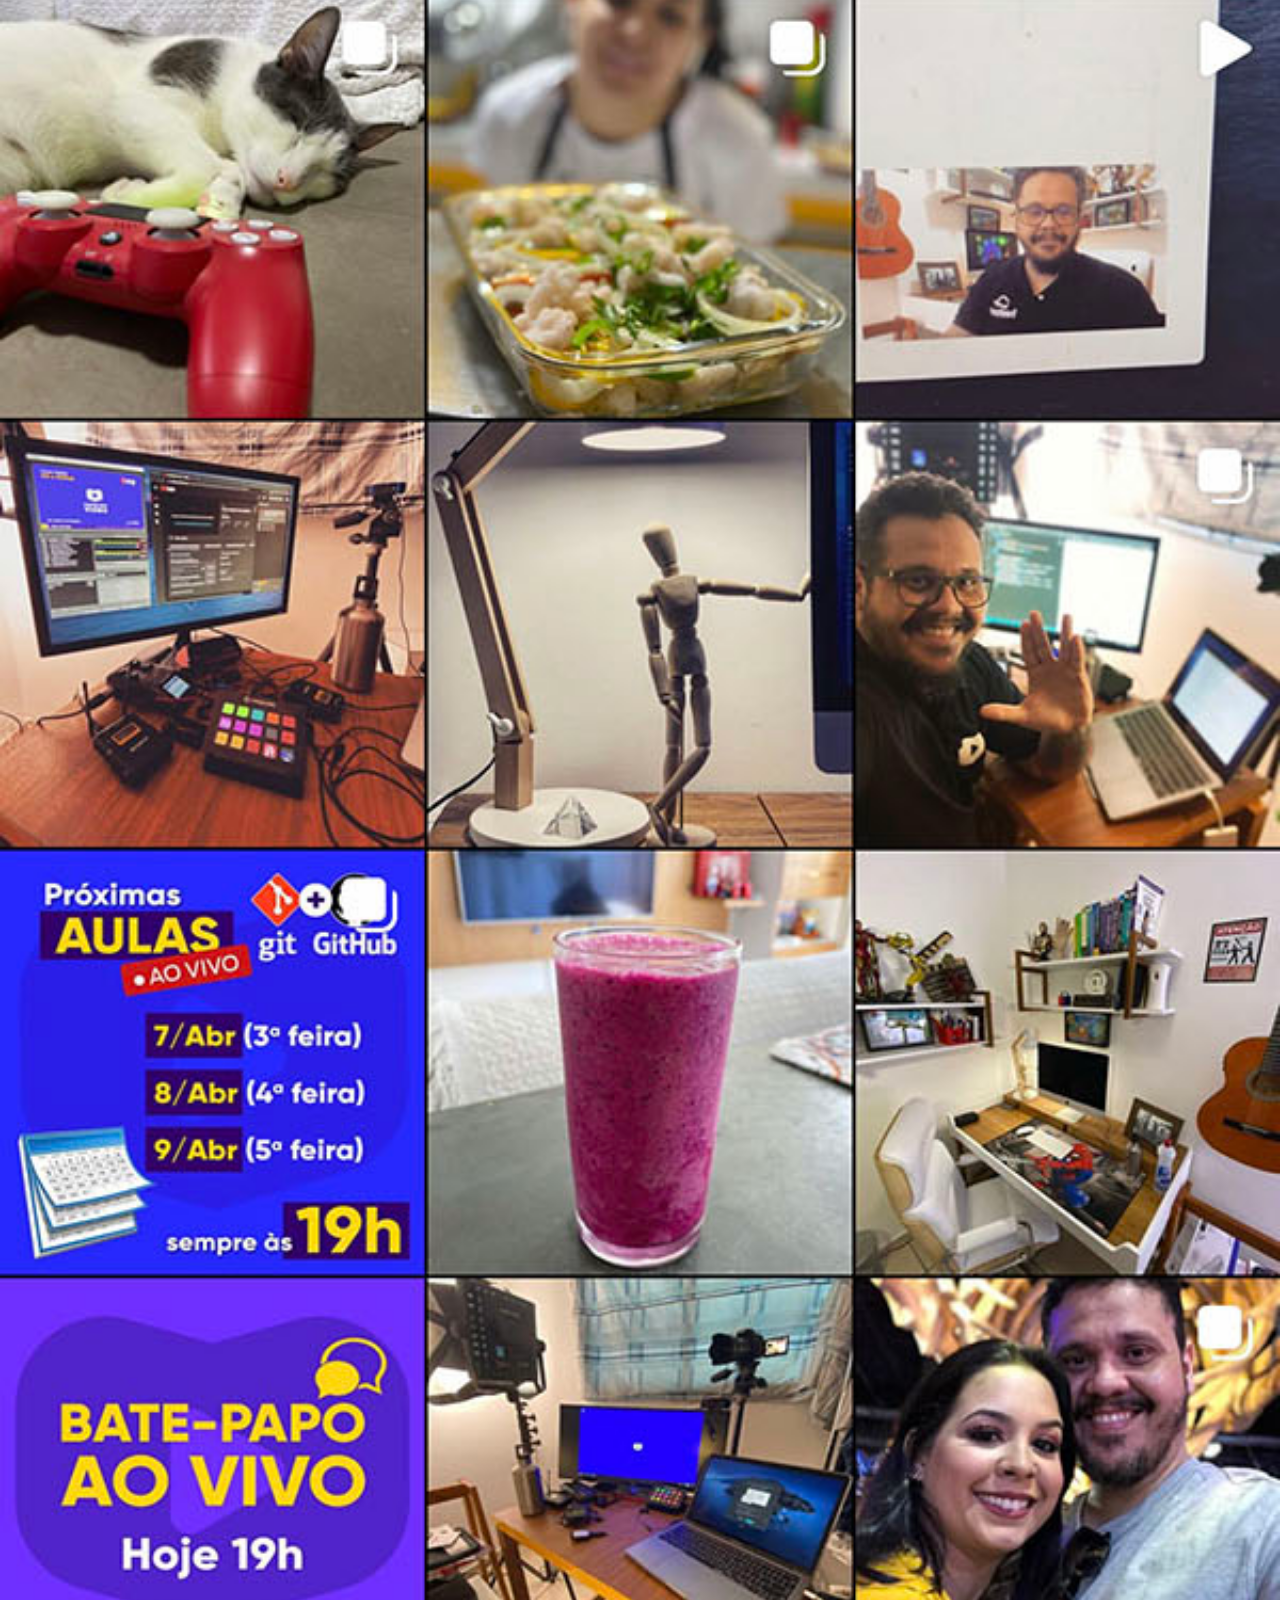
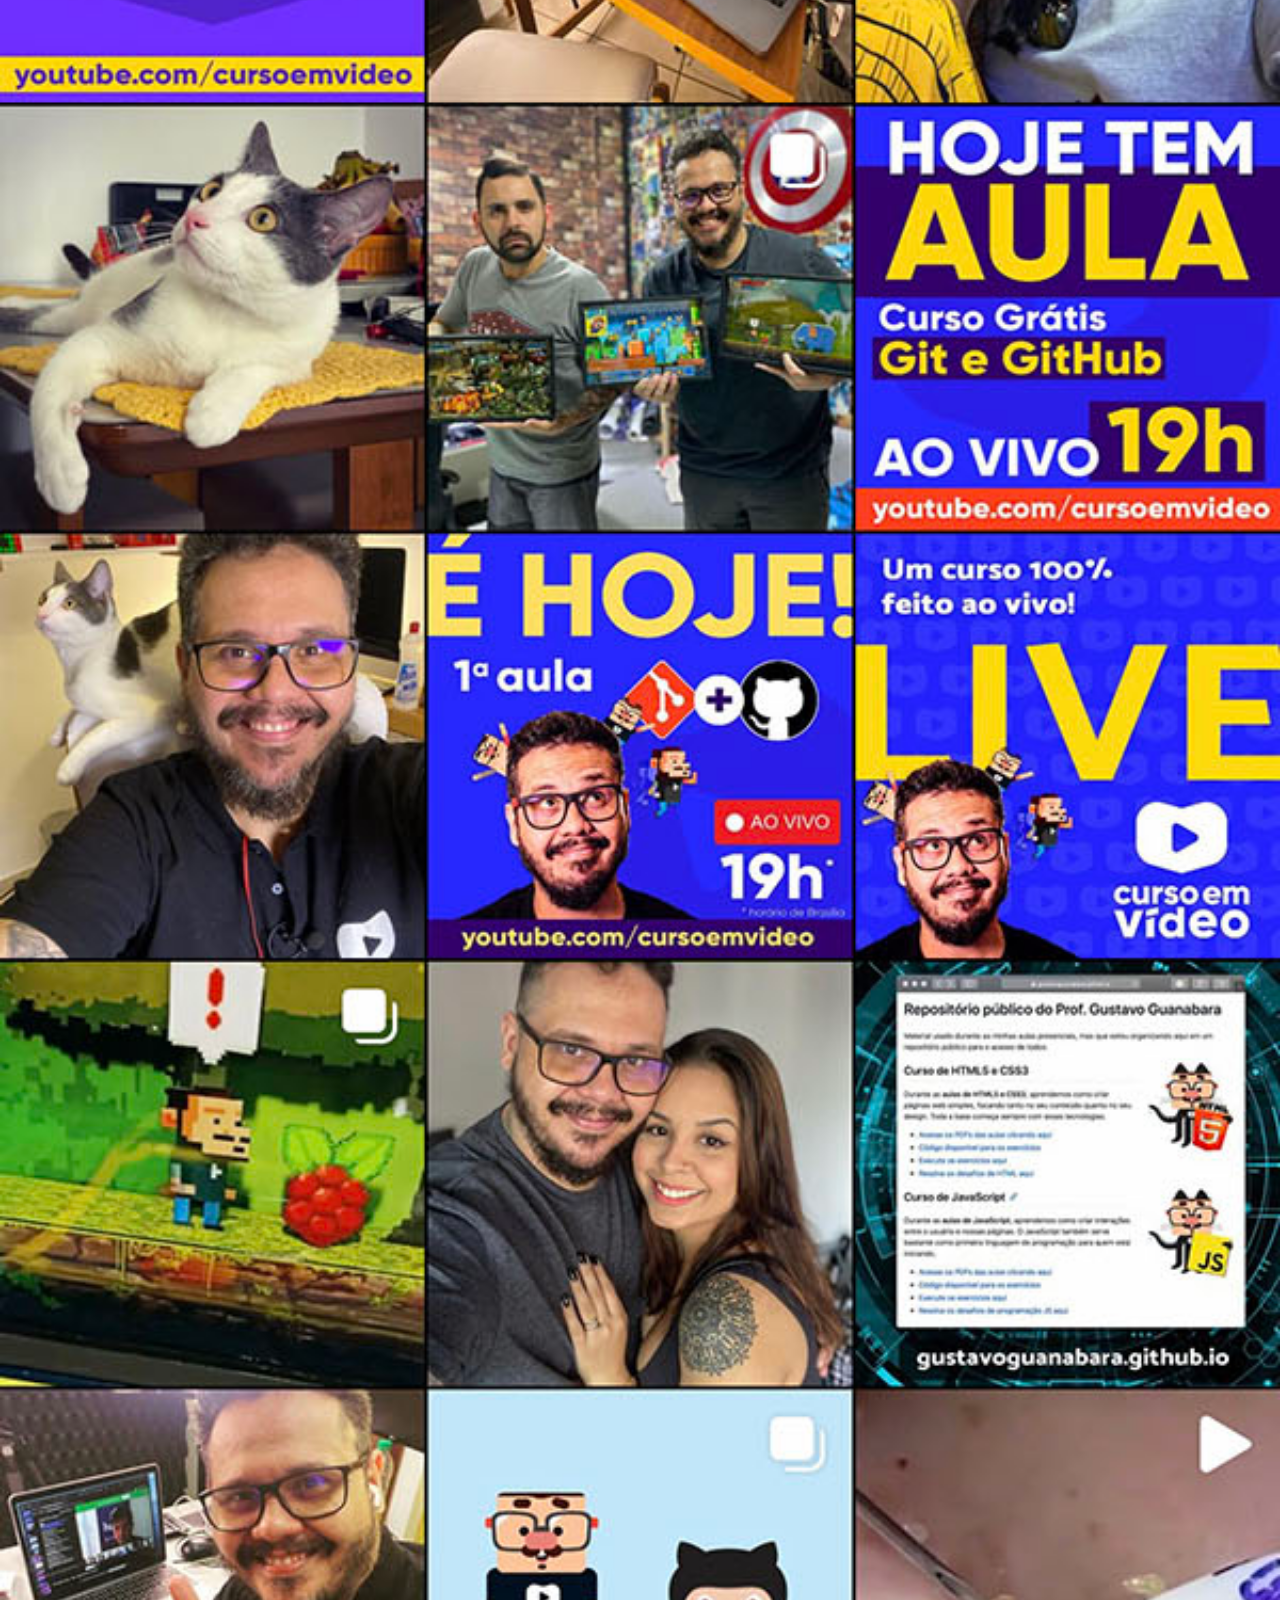
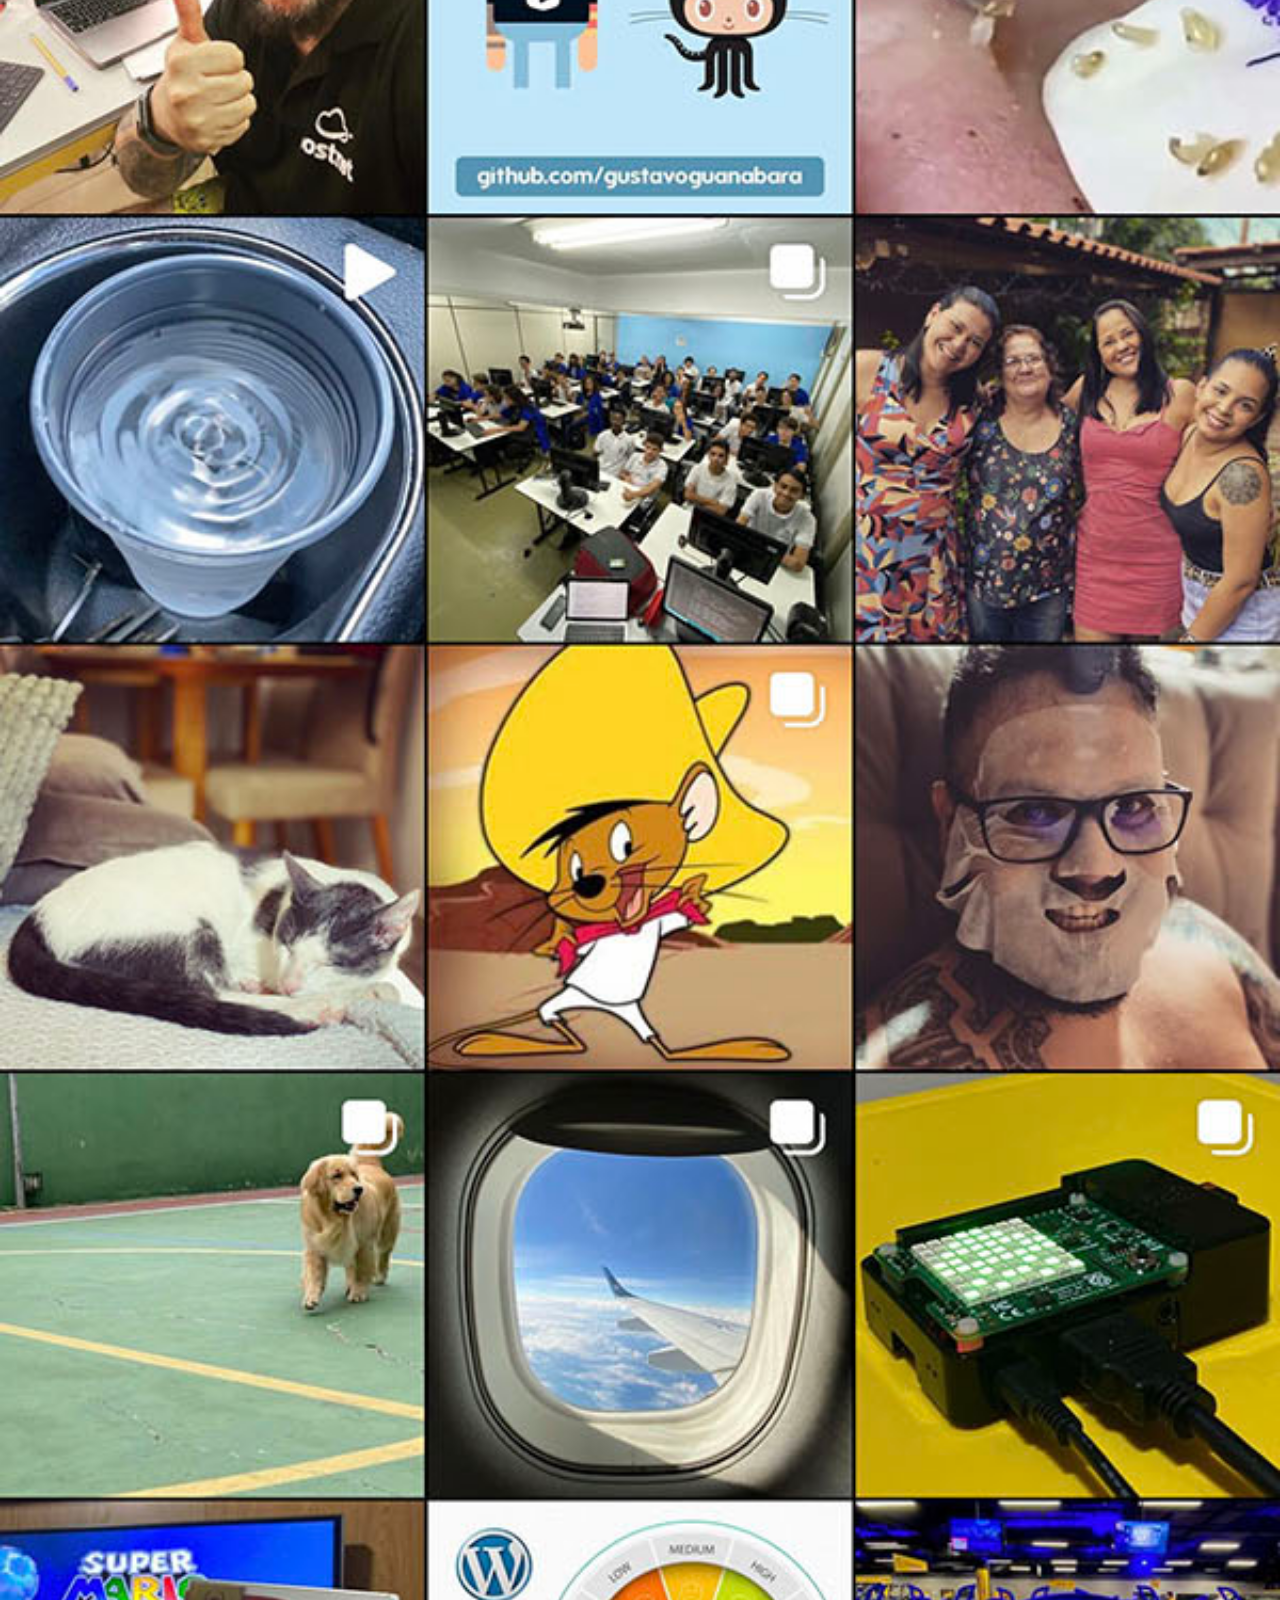
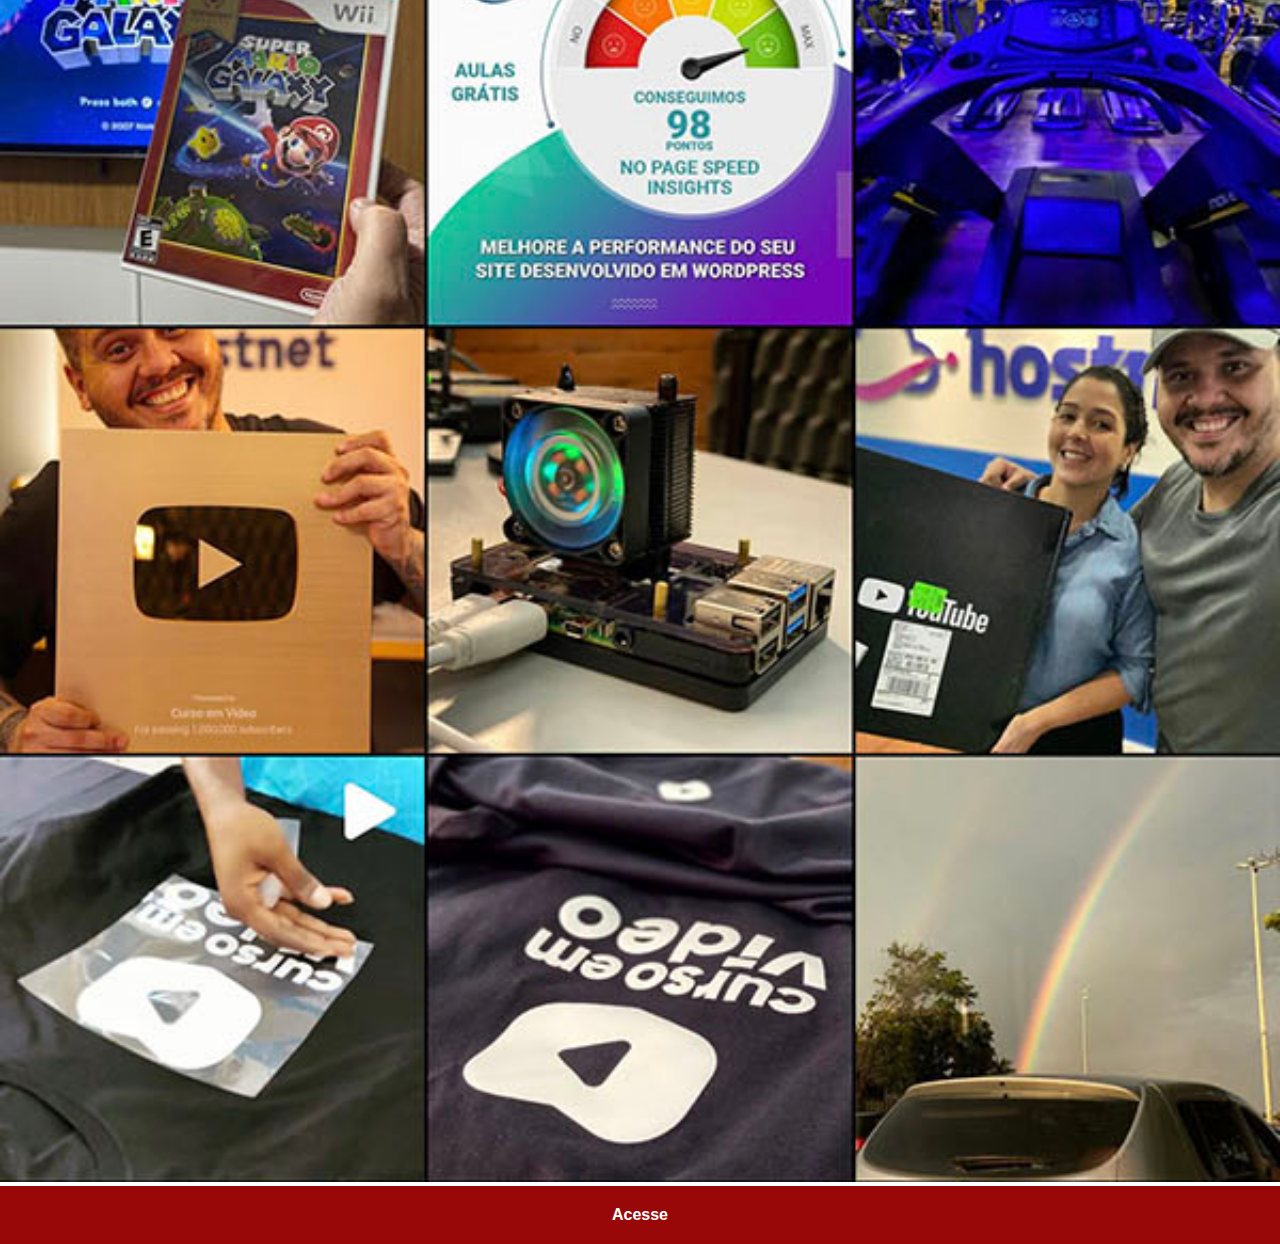
<file: Instagram.html>
<!DOCTYPE html>
<html lang="pt-br">
<head>
    <meta charset="UTF-8">
    <meta http-equiv="X-UA-Compatible" content="IE=edge">
    <meta name="viewport" content="width=device-width, initial-scale=1.0">
    <title>Instagram</title>
    <link rel="stylesheet" href="social.css">
</head>
<body>
    <img src="imagens/tela-instagram.jpg" alt="Instagram">
    <a href="https://www.instagram.com/gustavoguanabara/" target="_blank">Acesse</a>
</body>
</html>
</file>
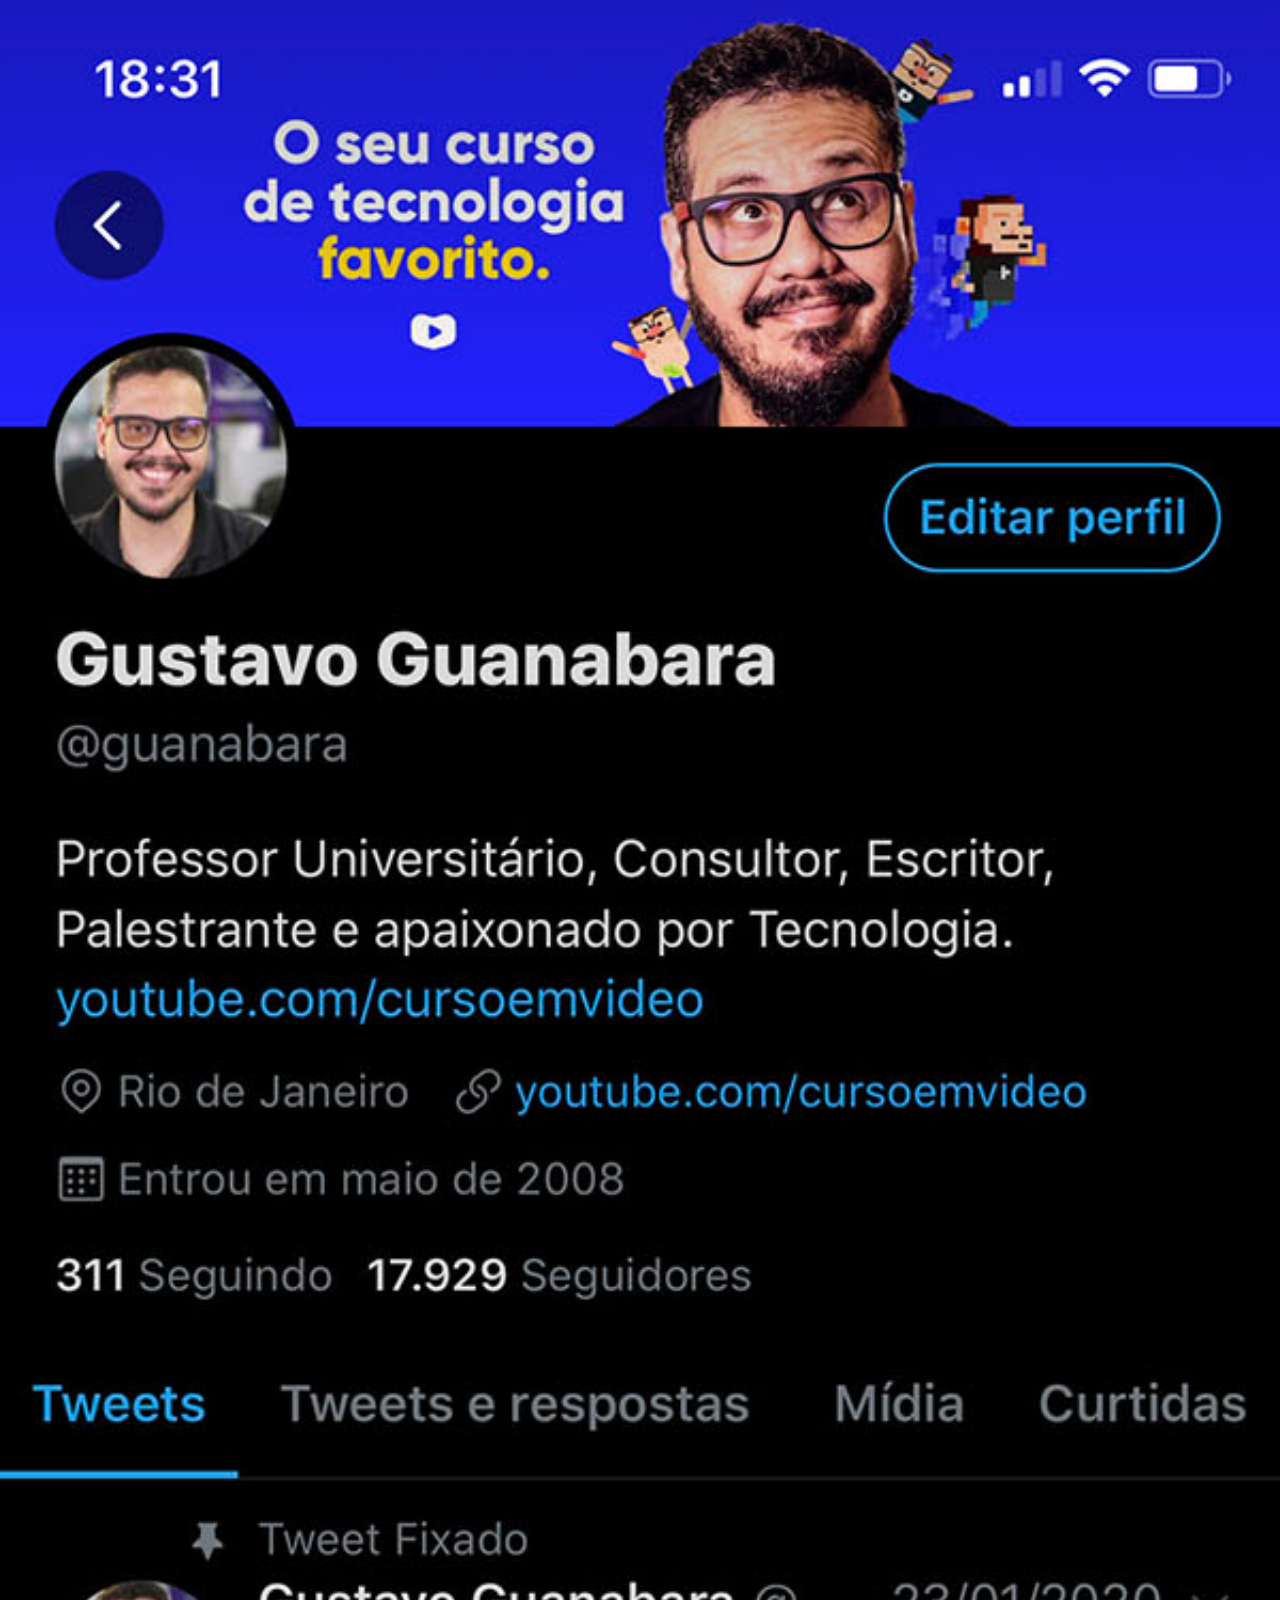
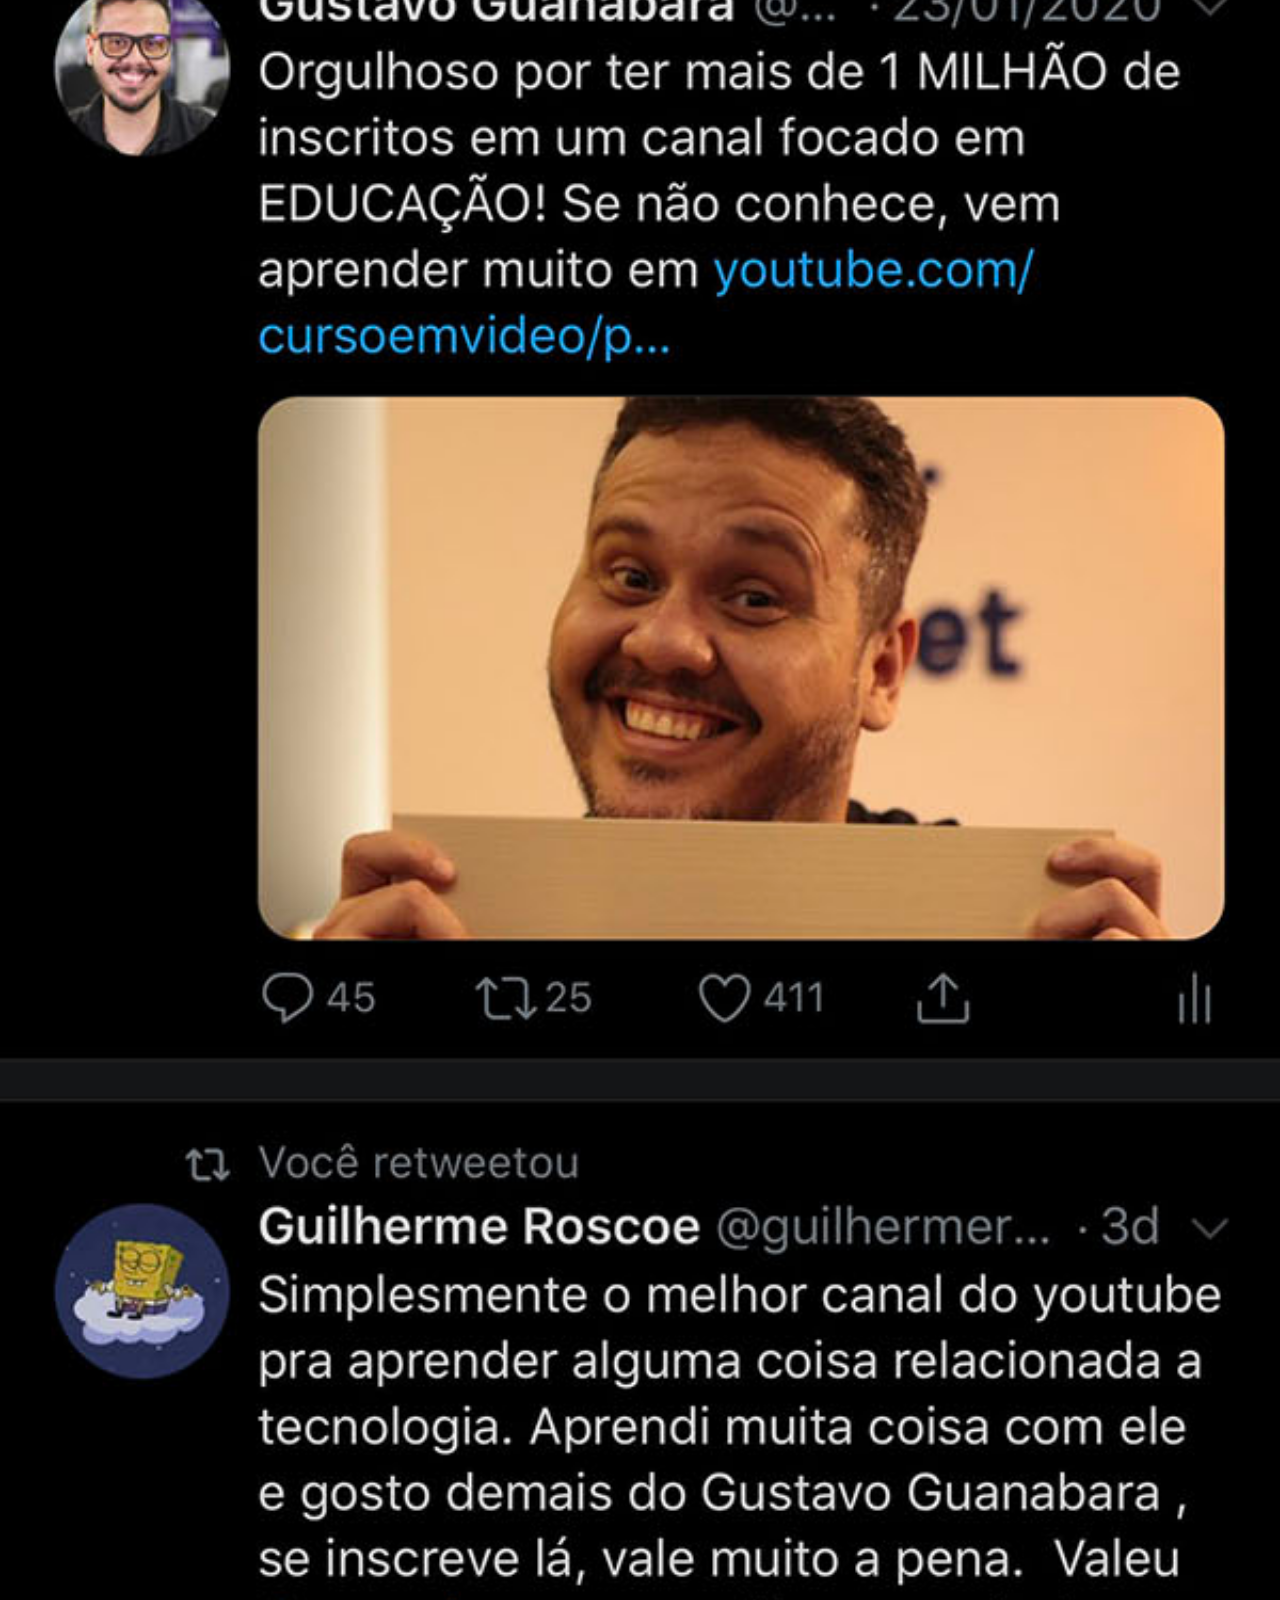
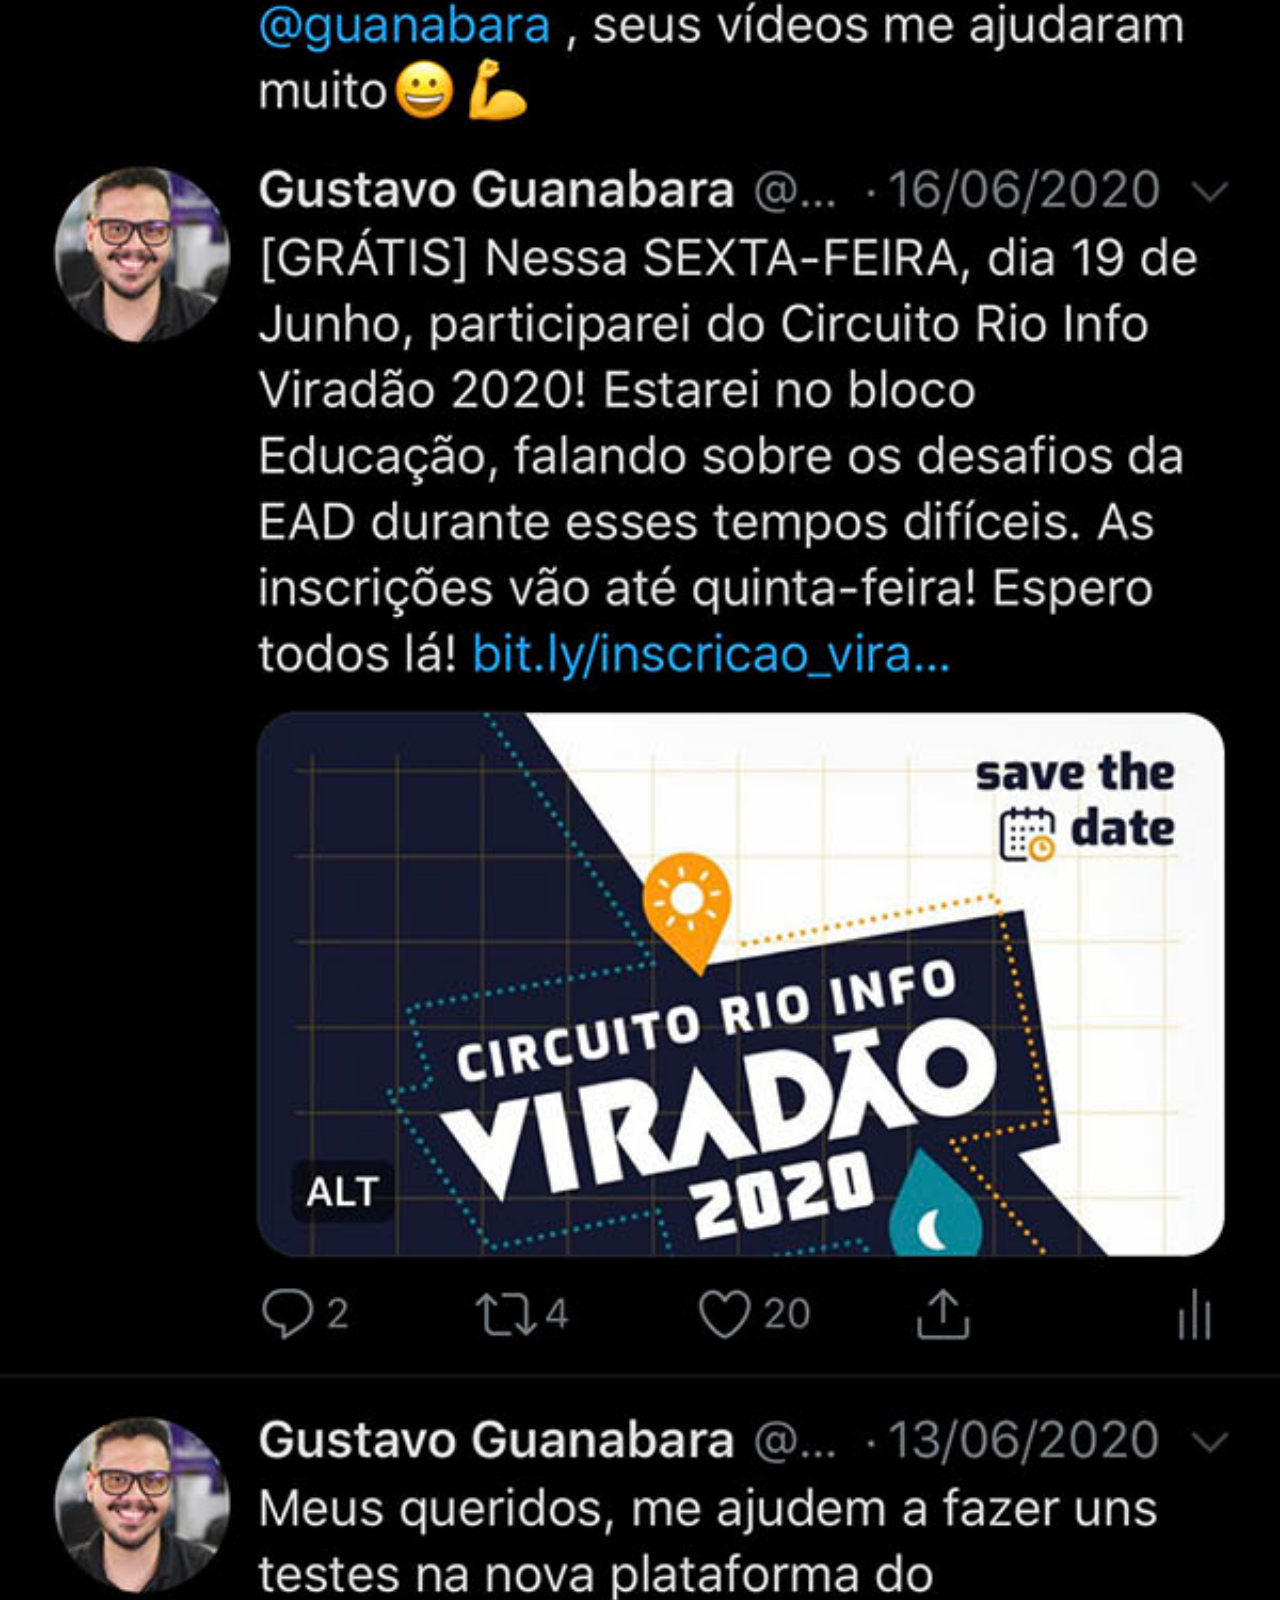
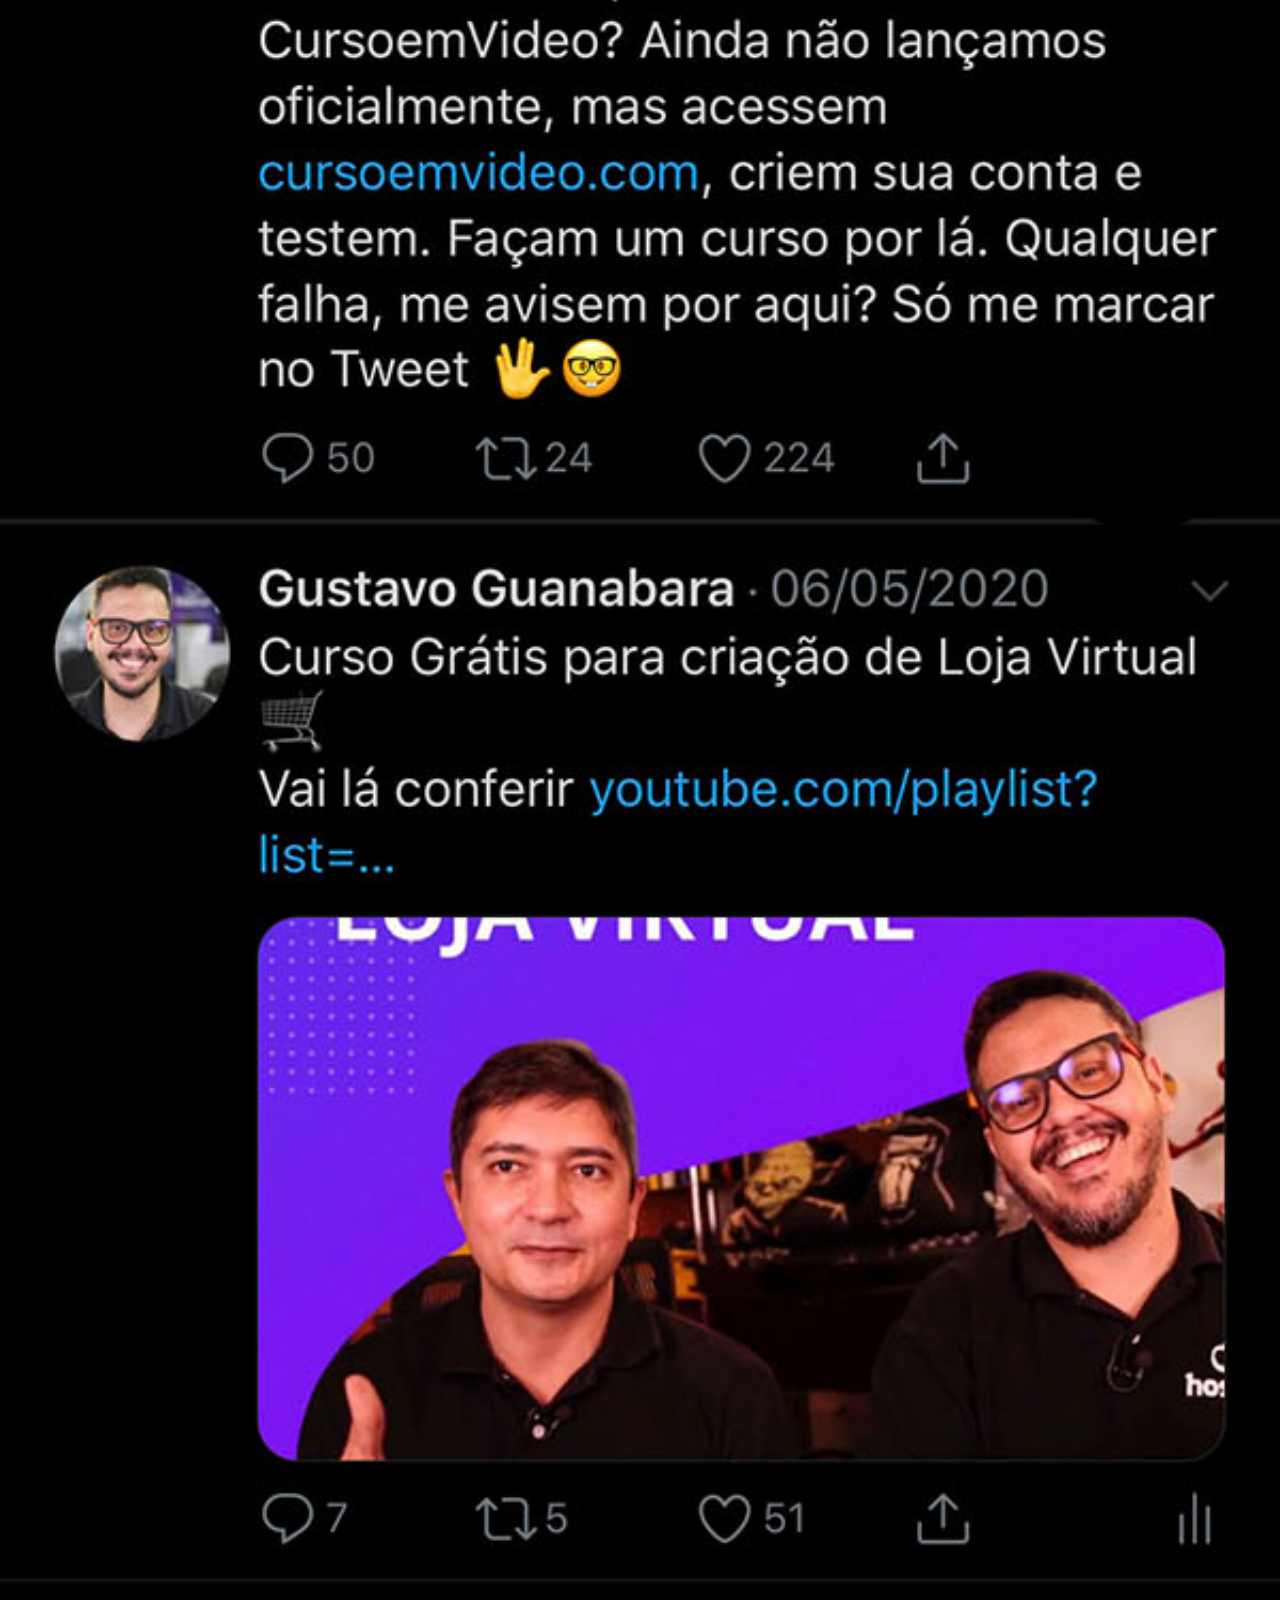
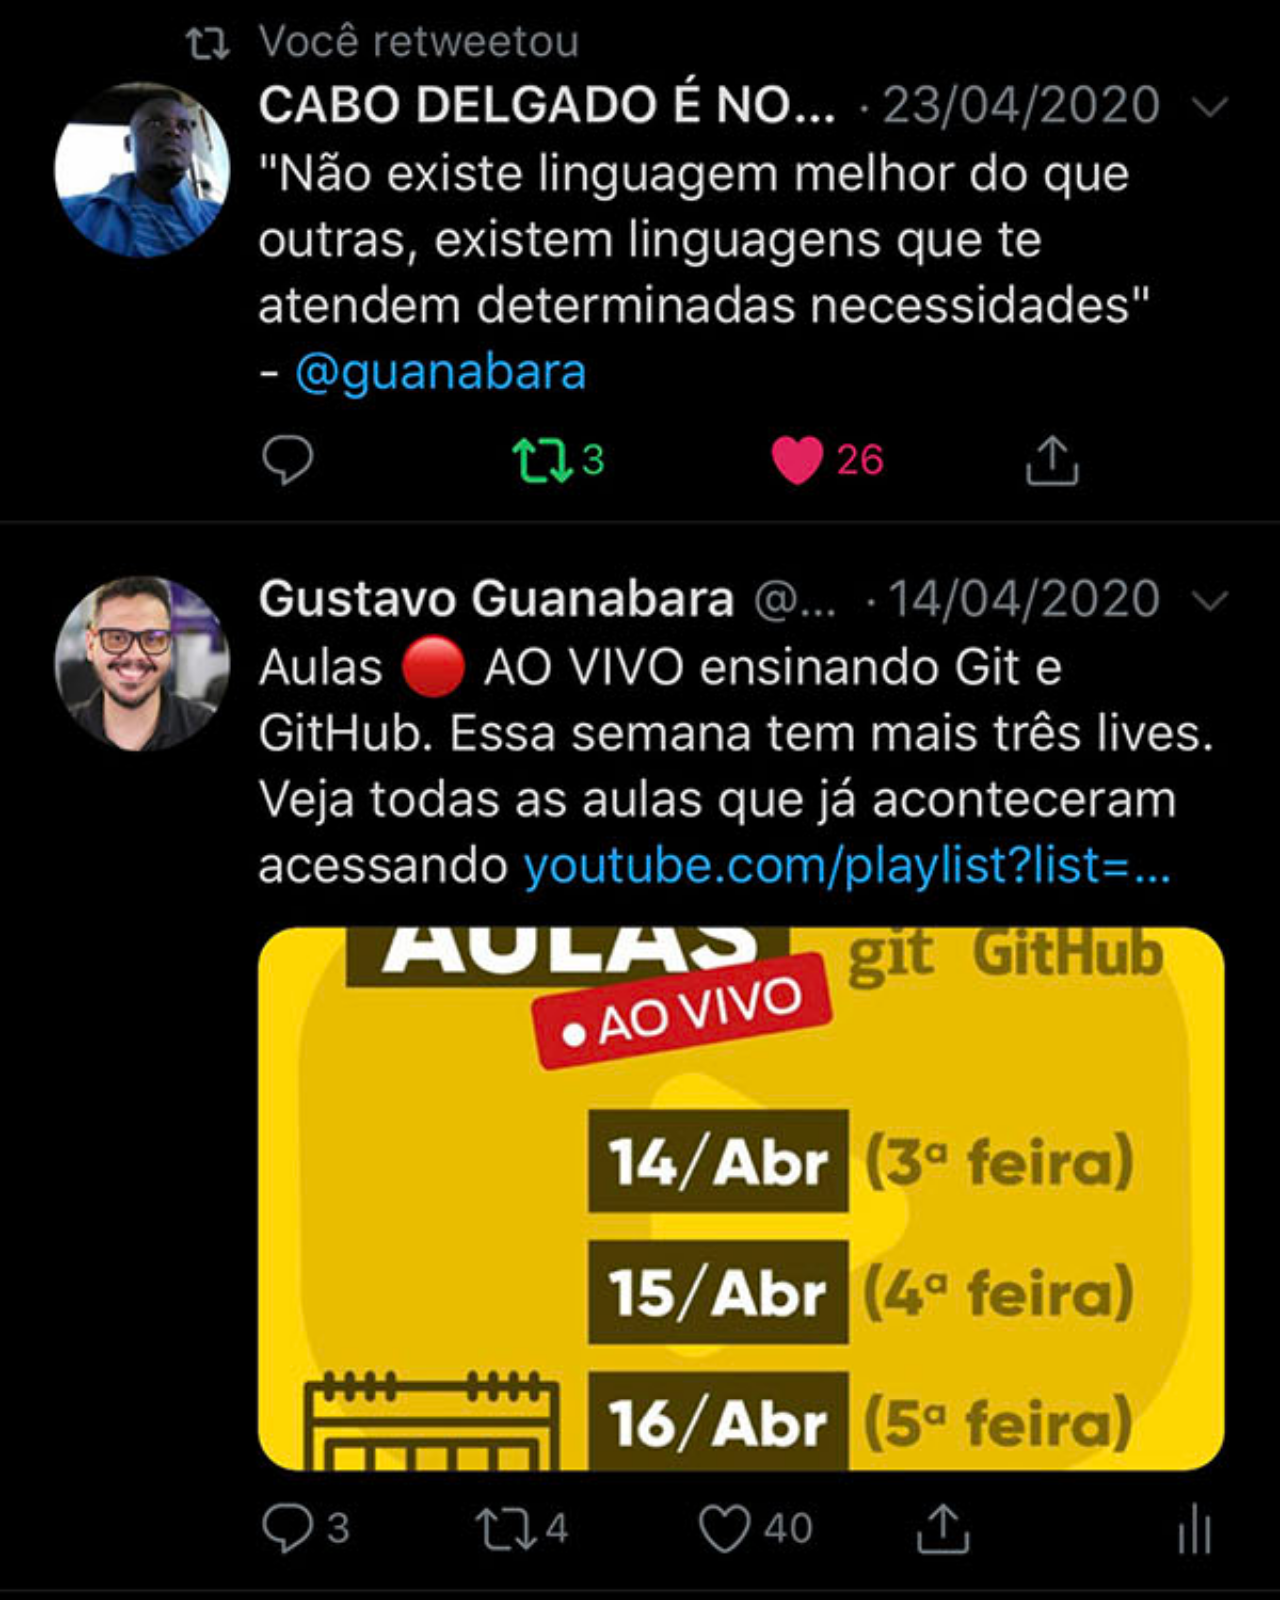
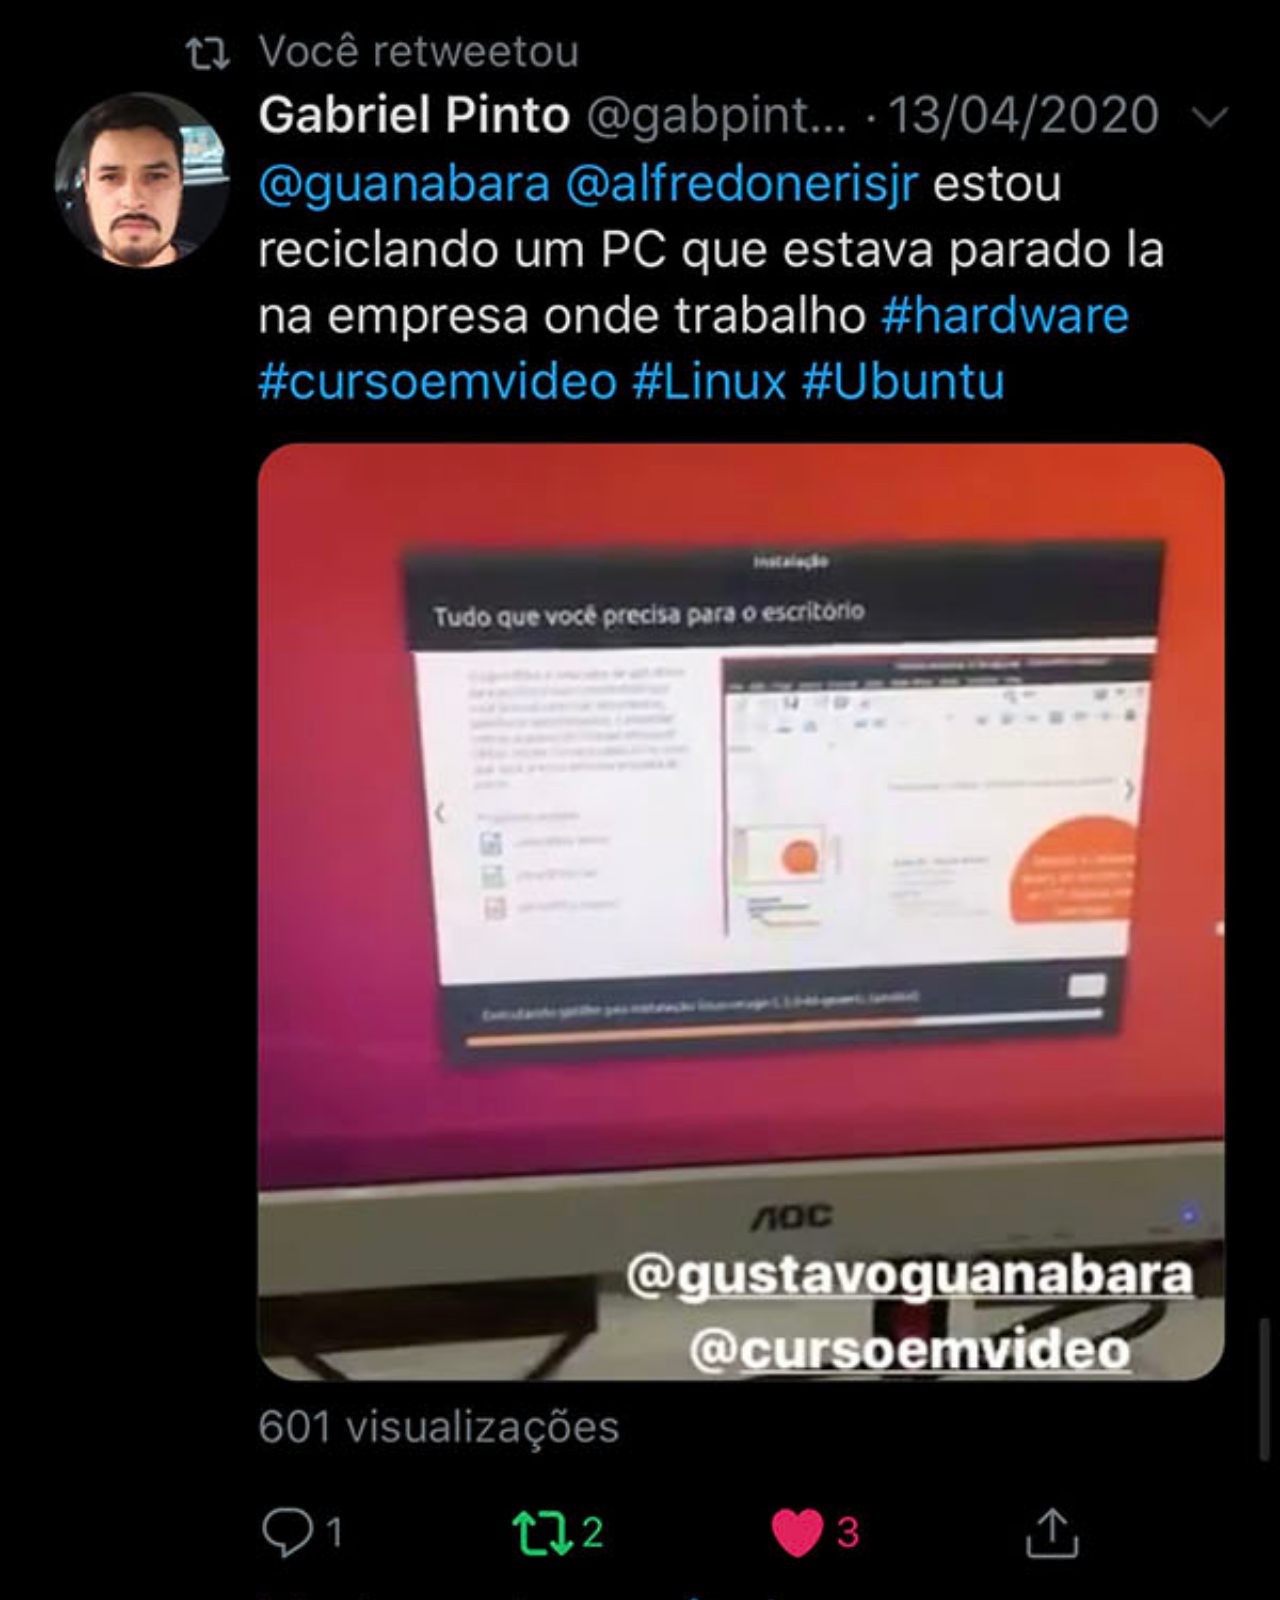
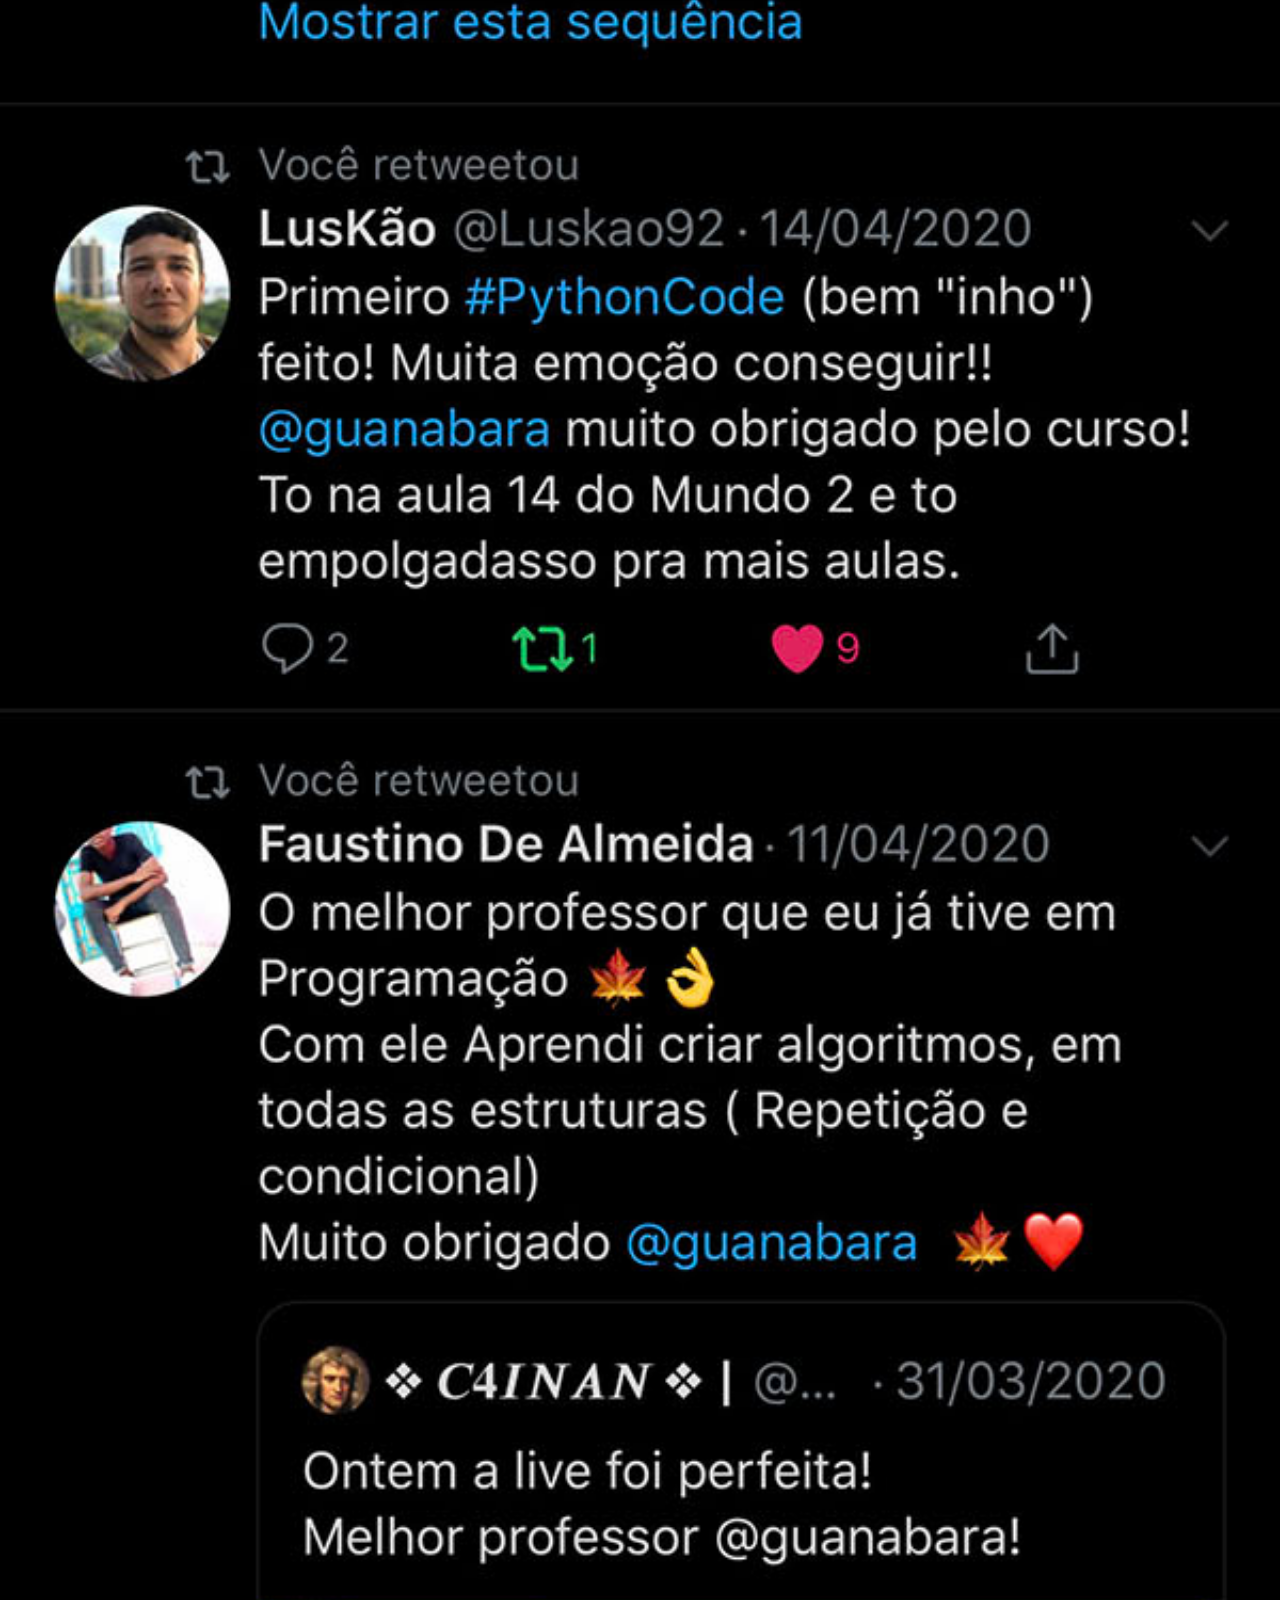
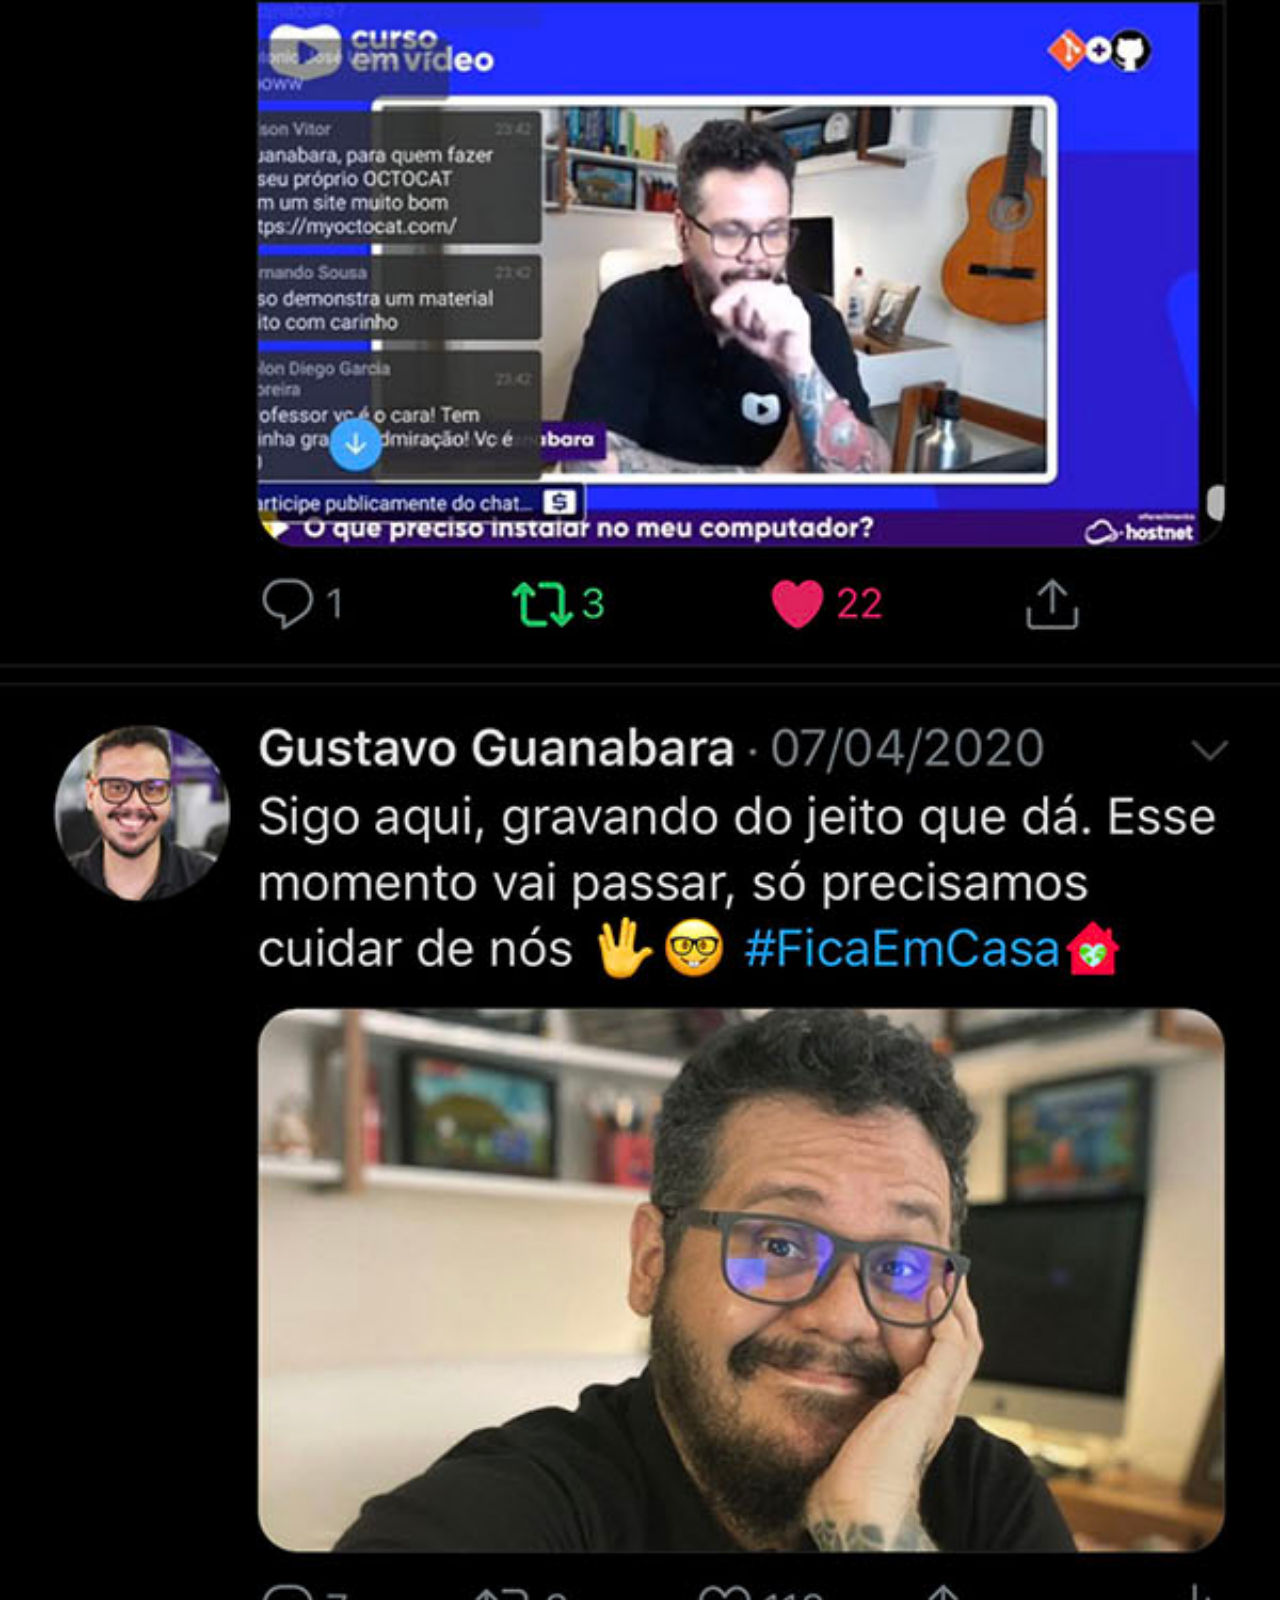
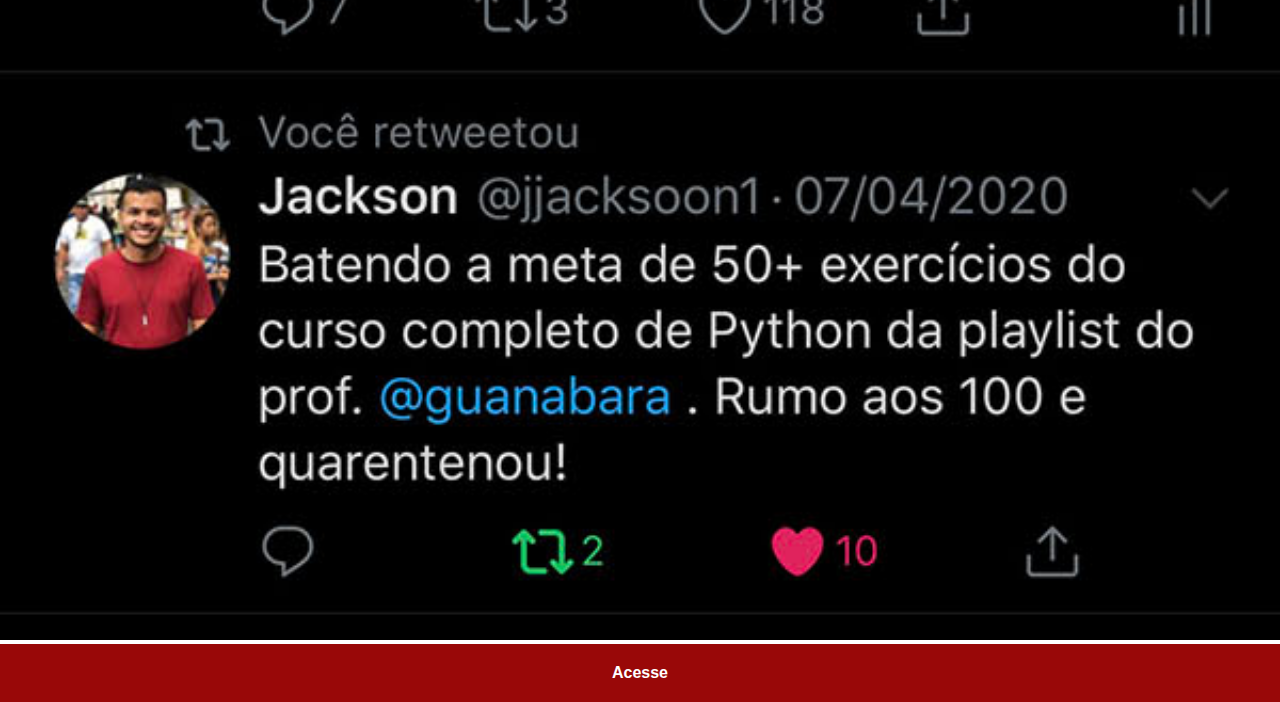
<file: twitter.html>
<!DOCTYPE html>
<html lang="pt-br">
<head>
    <meta charset="UTF-8">
    <meta http-equiv="X-UA-Compatible" content="IE=edge">
    <meta name="viewport" content="width=device-width, initial-scale=1.0">
    <title>Twitter</title>
    <link rel="stylesheet" href="social.css">
</head>
<body>
    <img src="imagens/tela-twitter.jpg" alt="Twitter">
    <a href="https://twitter.com/guanabara" target="_blank"> Acesse</a>
</body>
</html>
</file>
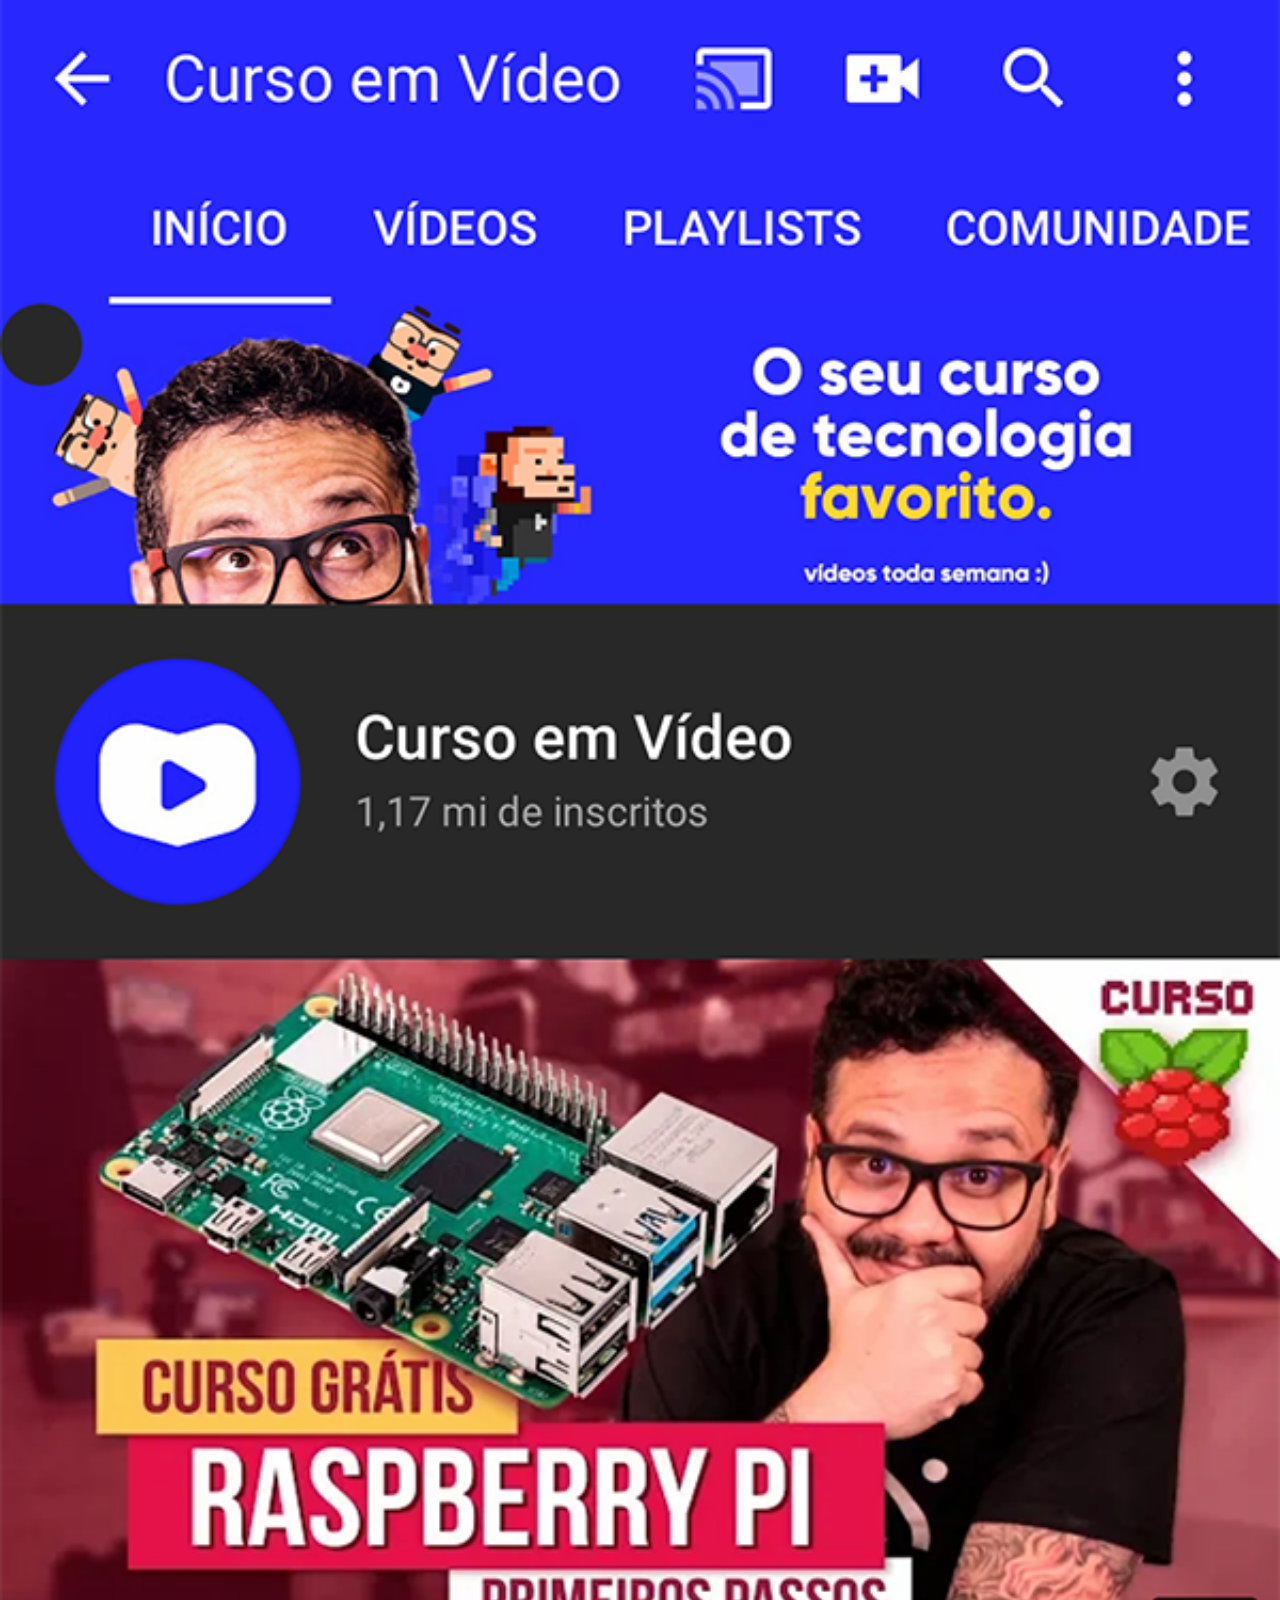
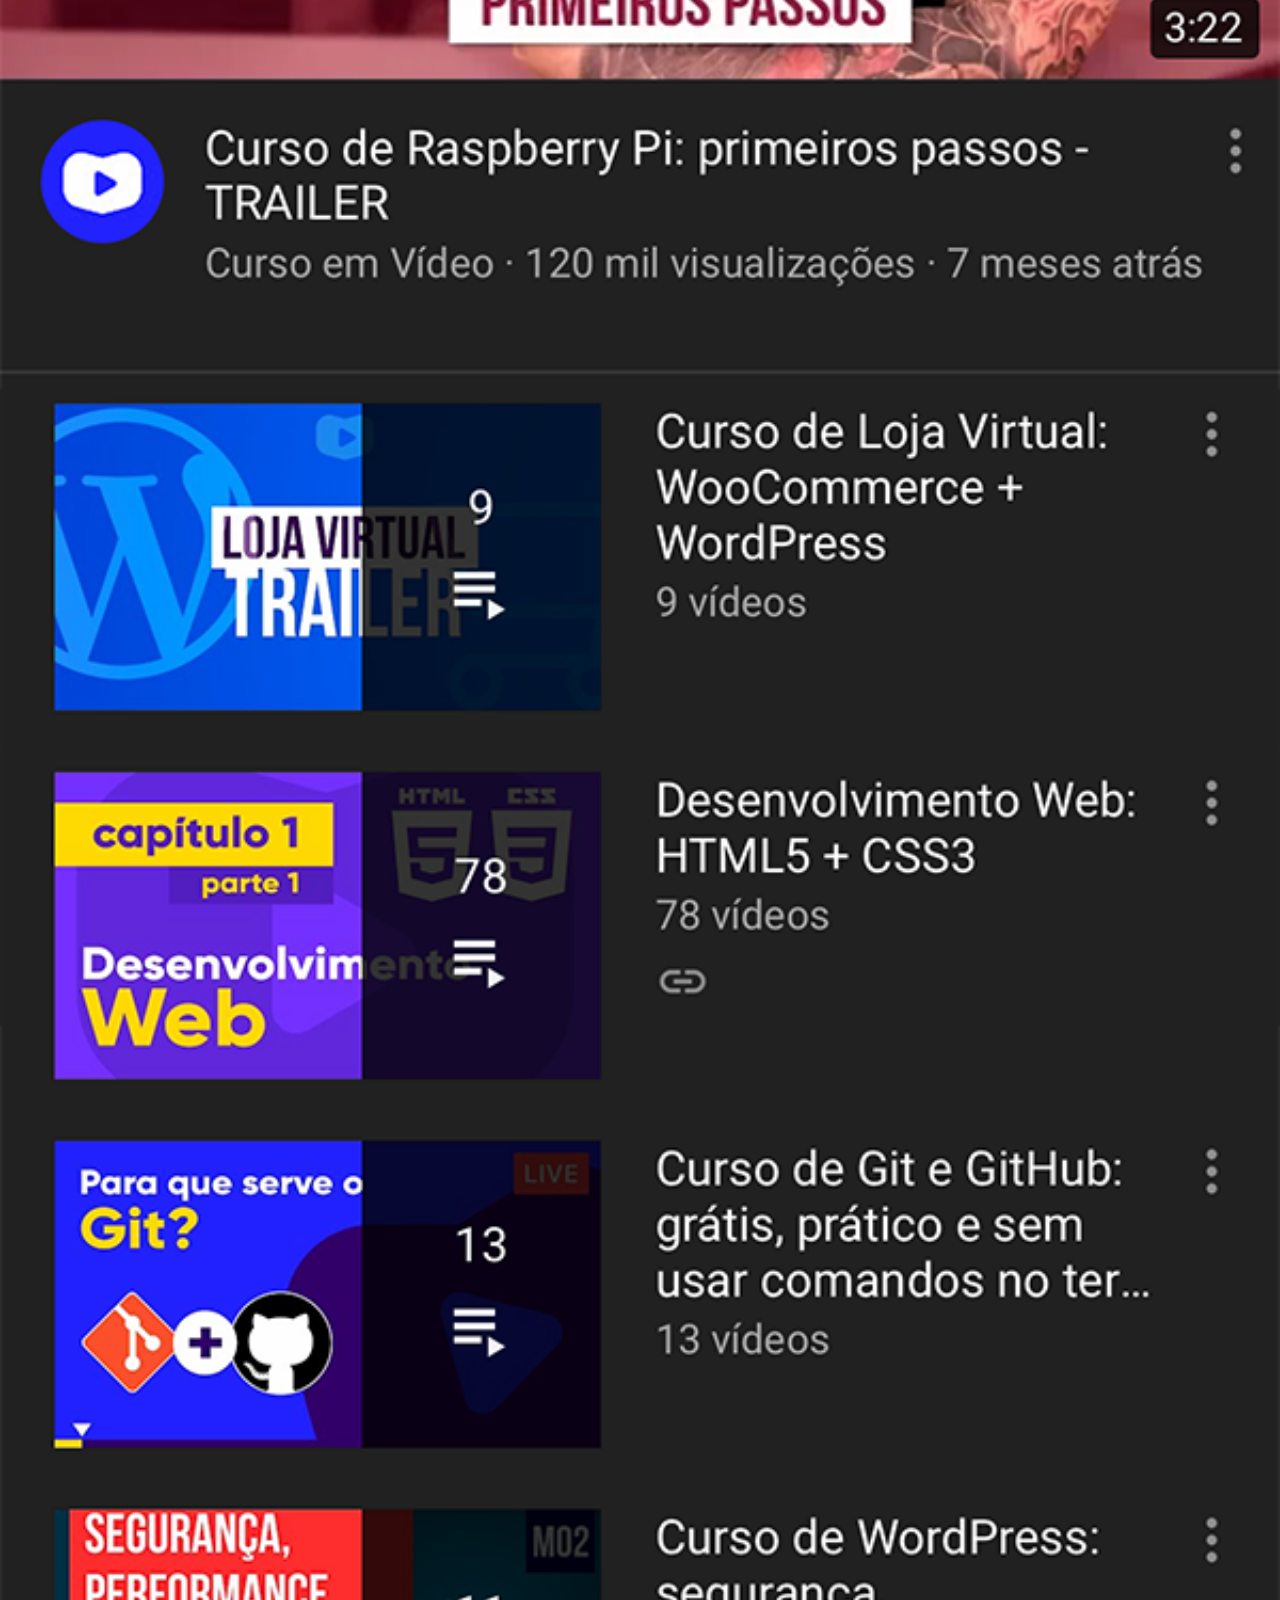
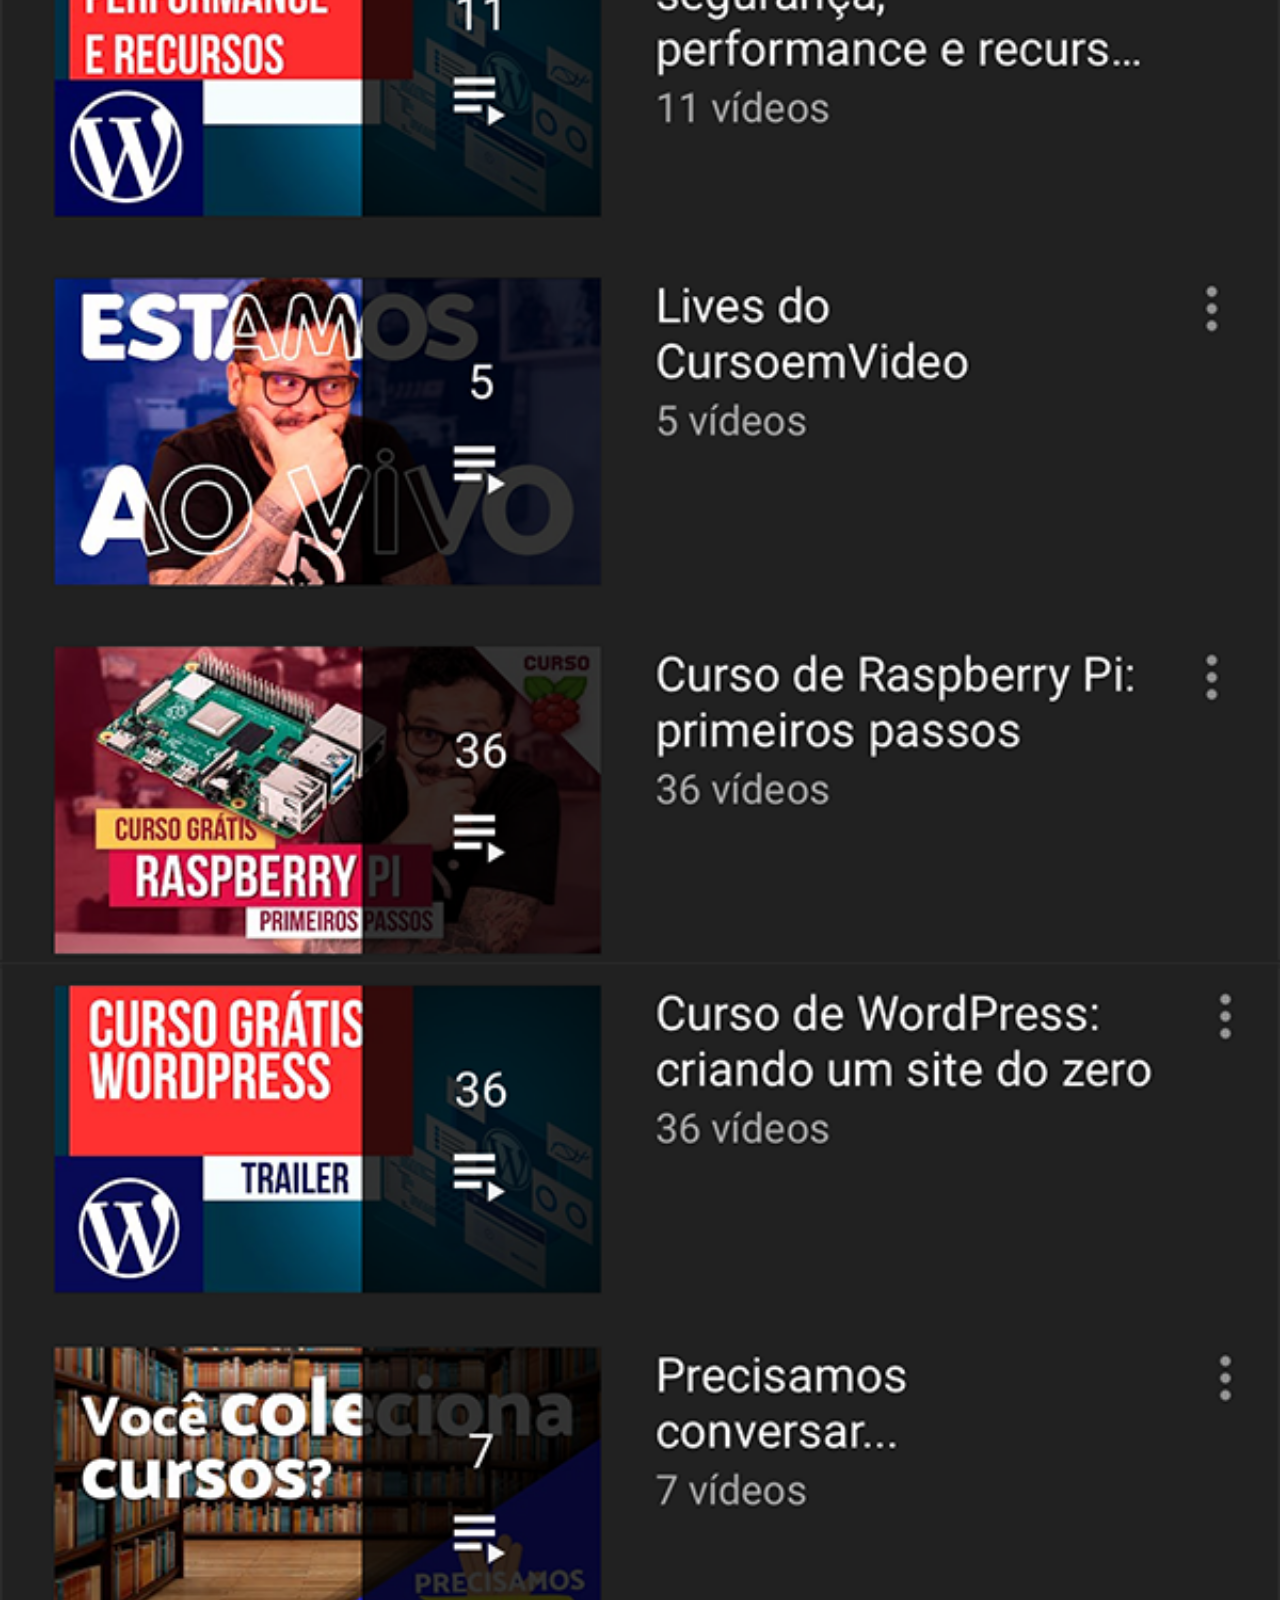
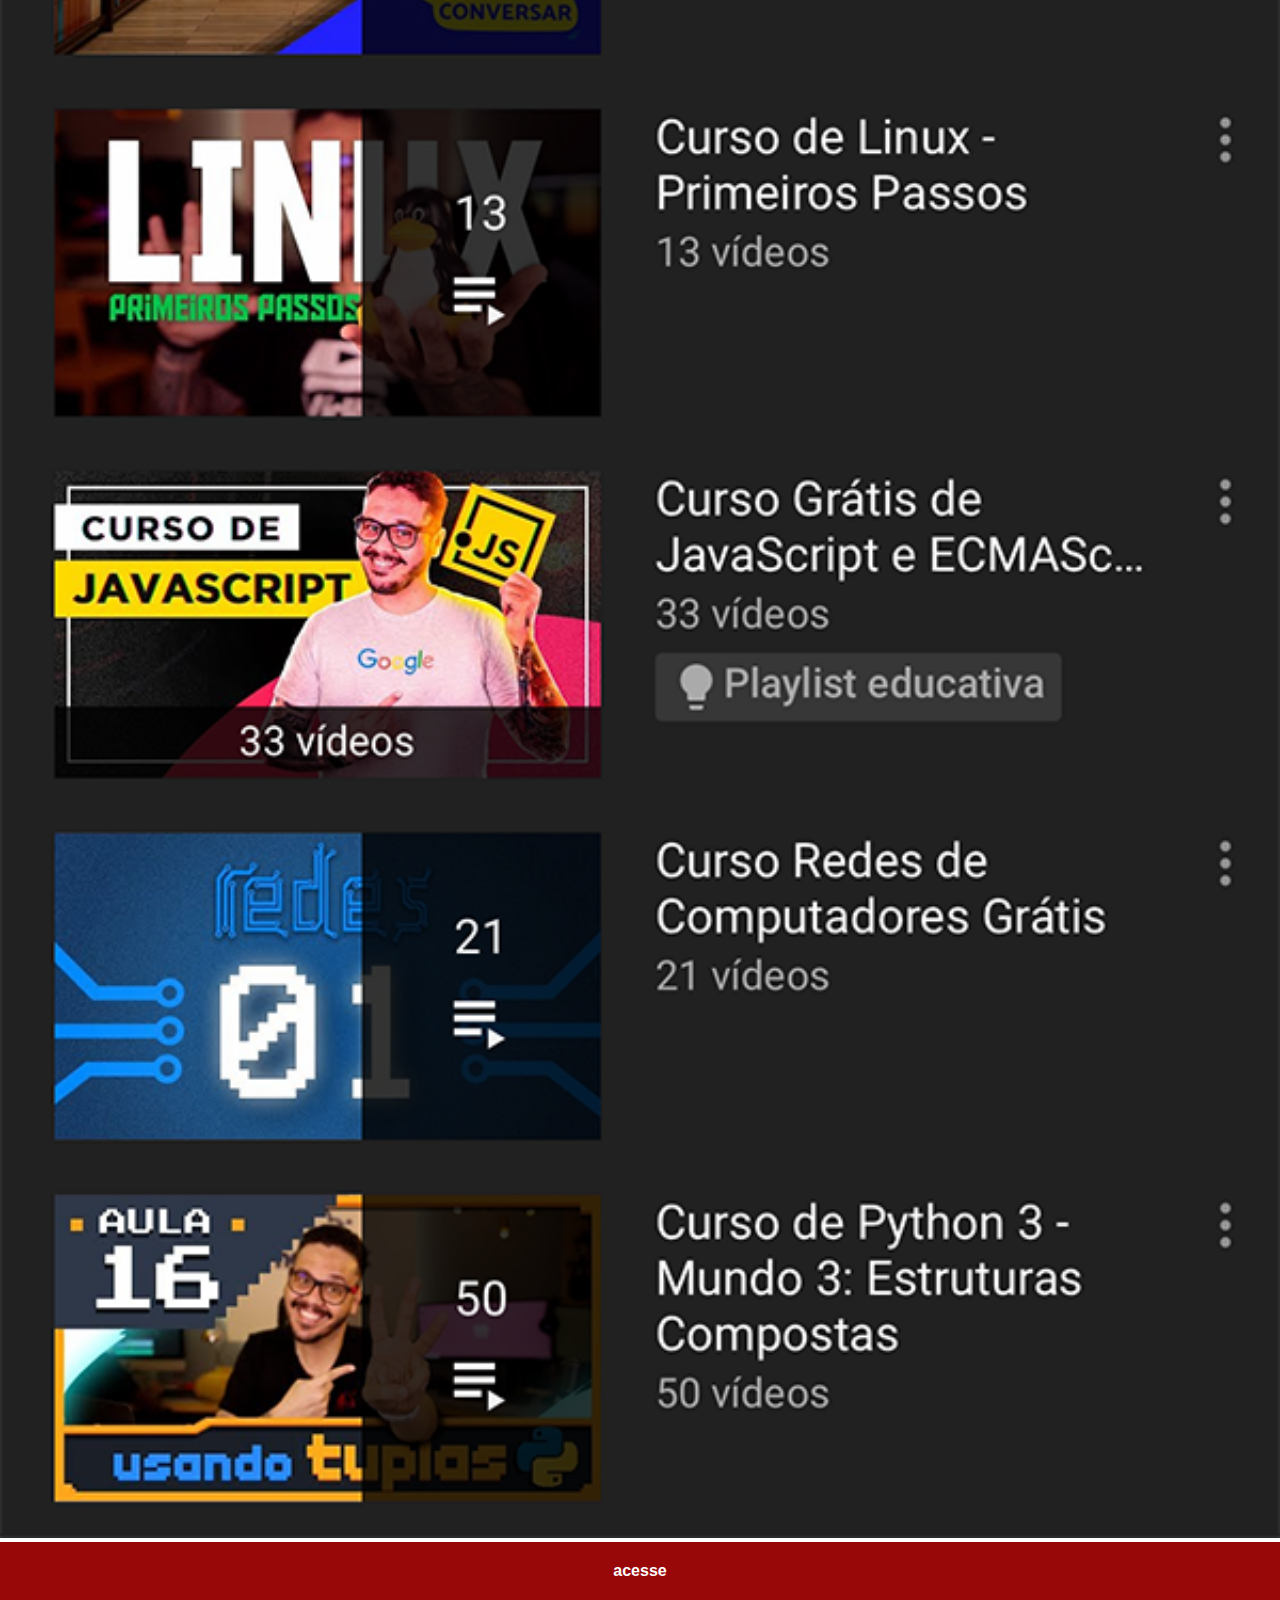
<file: youtube.html>
<!DOCTYPE html>
<html lang="pt-br">
<head>
    <meta charset="UTF-8">
    <meta http-equiv="X-UA-Compatible" content="IE=edge">
    <meta name="viewport" content="width=device-width, initial-scale=1.0">
    <title>Youtube</title>
    <link rel="stylesheet" href="social.css">
   
</head>
<body>
    <img src="imagens/tela-youtube.png" alt="Youtube">
    <a href="https://www.youtube.com/c/CursoemV%C3%ADdeo" target="_blank">acesse</a>
</body>
</html>
</file>
<file: estilo/style.css>
*{
    margin: 0;
    padding: 0;
    font-family: Arial, Helvetica, sans-serif;
}

 body{
    height: 100vh;
    width: 97vw;
    background-color: rgba(0, 0, 0, 0.938);
    background-attachment: fixed;
}
body{
    background: url('../imagens/fundo-madeira.jpg') no-repeat top center;
    background-size: cover;
    background-attachment: fixed;
}
main{
    position: relative;
    height: 100vh;
    
}
section#telefone{
    
    position: absolute;
    top: 51%;
    left: 50%;
    transform: translate(-50%, -50%);

    height: 627px;
    width: 311px;
    
    background: url('../imagens/frame-iphone.png') no-repeat;
}
iframe#tela{
    position: relative;
    top: 80px;
    left: 22px;
    width: 268px;
    height: 471px;
}
section#redes{
    text-align: right;
}
section#redes img{
    width: 50px;
    margin: 10px;
    border-radius: 50%;
    box-shadow: 2px 2px 5px rgba(0, 0, 0, 0.397);
    box-sizing: border-box;

}
section#redes img:hover{
    border: 2px solid rgba(255, 255, 255, 0.63);
    transform: translate(-3px -3px);
    box-shadow: 5px 5px 10px rgba(0, 0, 0, 0.637);
    transition: transform 0.3s, border 0.5s;

}
</file>
<file: pacote-d013/estilos/style.css>
*{
    margin: 0;
    padding: 0;
    font-family: Arial, Helvetica, sans-serif;
}

 body{
    height: 80vh;
    width: 97vw;
    background-color: black;
    background-attachment: fixed;
}
body{
    background: url('../imagens/fundo-madeira.jpg') no-repeat top center;
    background-size: cover;
    background-attachment: fixed;
}
main{
    position: relative;
    height: 100vh;
    
}
section#telefone{
    position: absolute;
    top: 51%;
    left: 50%;
    transform: translate(-50%, -50%);

    height: 627px;
    width: 311px;
    
    background: url('../imagens/frame-iphone.png') no-repeat;
}
iframe#tela{
    position: relative;
    top: 80px;
    left: 22px;
    width: 269px;
    height: 471px;
}
section#redes{
    text-align: right;
}
section#redes img{
    width: 50px;
    margin: 10px;
    border-radius: 50%;
    box-shadow: 2px 2px 5px rgba(0, 0, 0, 0.397);
    box-sizing: border-box;

}
section#redes img:hover{
    border: 2px solid rgba(255, 255, 255, 0.63);
    transform: translate(-3px -3px);
    box-shadow: 5px 5px 10px rgba(0, 0, 0, 0.637);
    transition: transform 0.3s, border 0.5s;

}
</file>
<file: social.css>
*{
    margin: 0px;
    padding: 0px;
    font-family: Arial, Helvetica, sans-serif;
}

::-webkit-scrollbar{
    width: 0px;
    height: 0px;
}

img{
    width: 100%;

}

a{
    display:block;
    background-color: rgb(153, 8, 8);
    color: white;
    padding: 20px;
    text-align: center;
    font-weight: bolder;
    text-decoration: none;


}

a:hover{
    background-color: red;
    transition: 1s;
}
</file>
